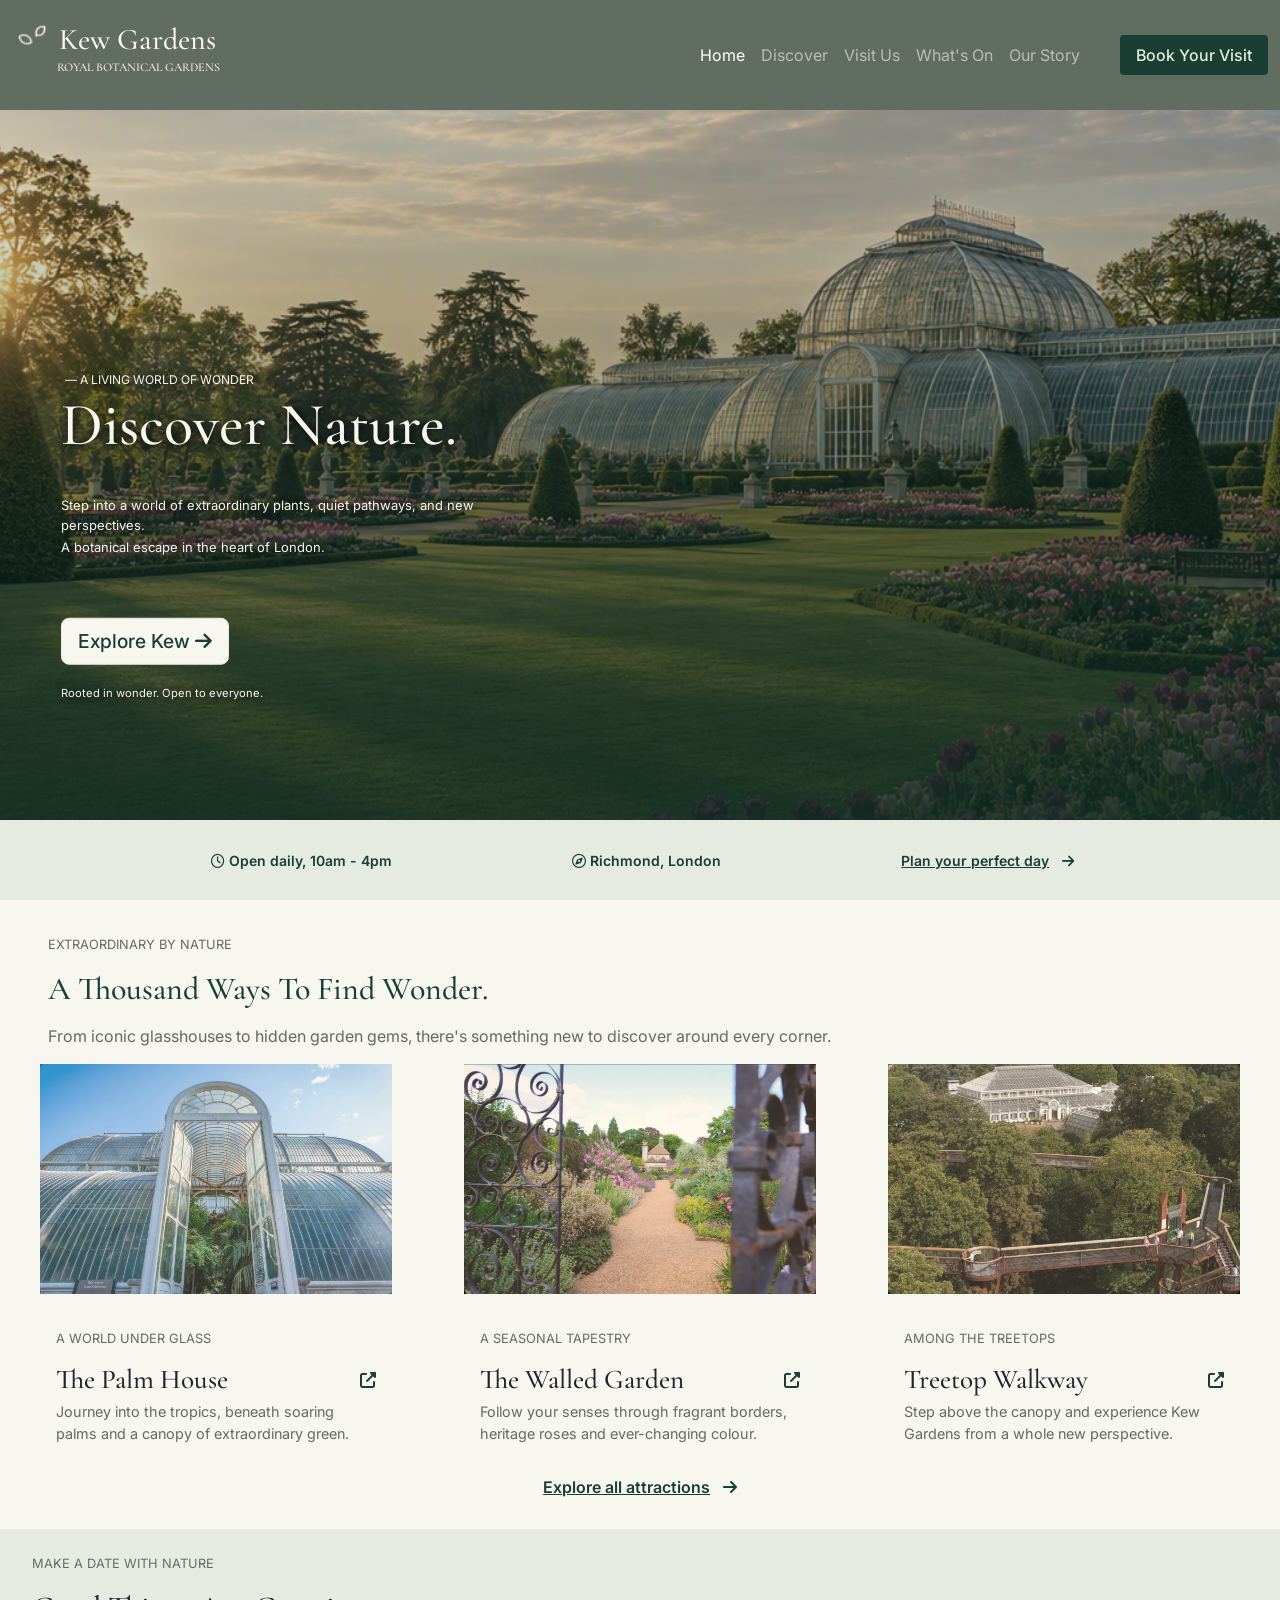
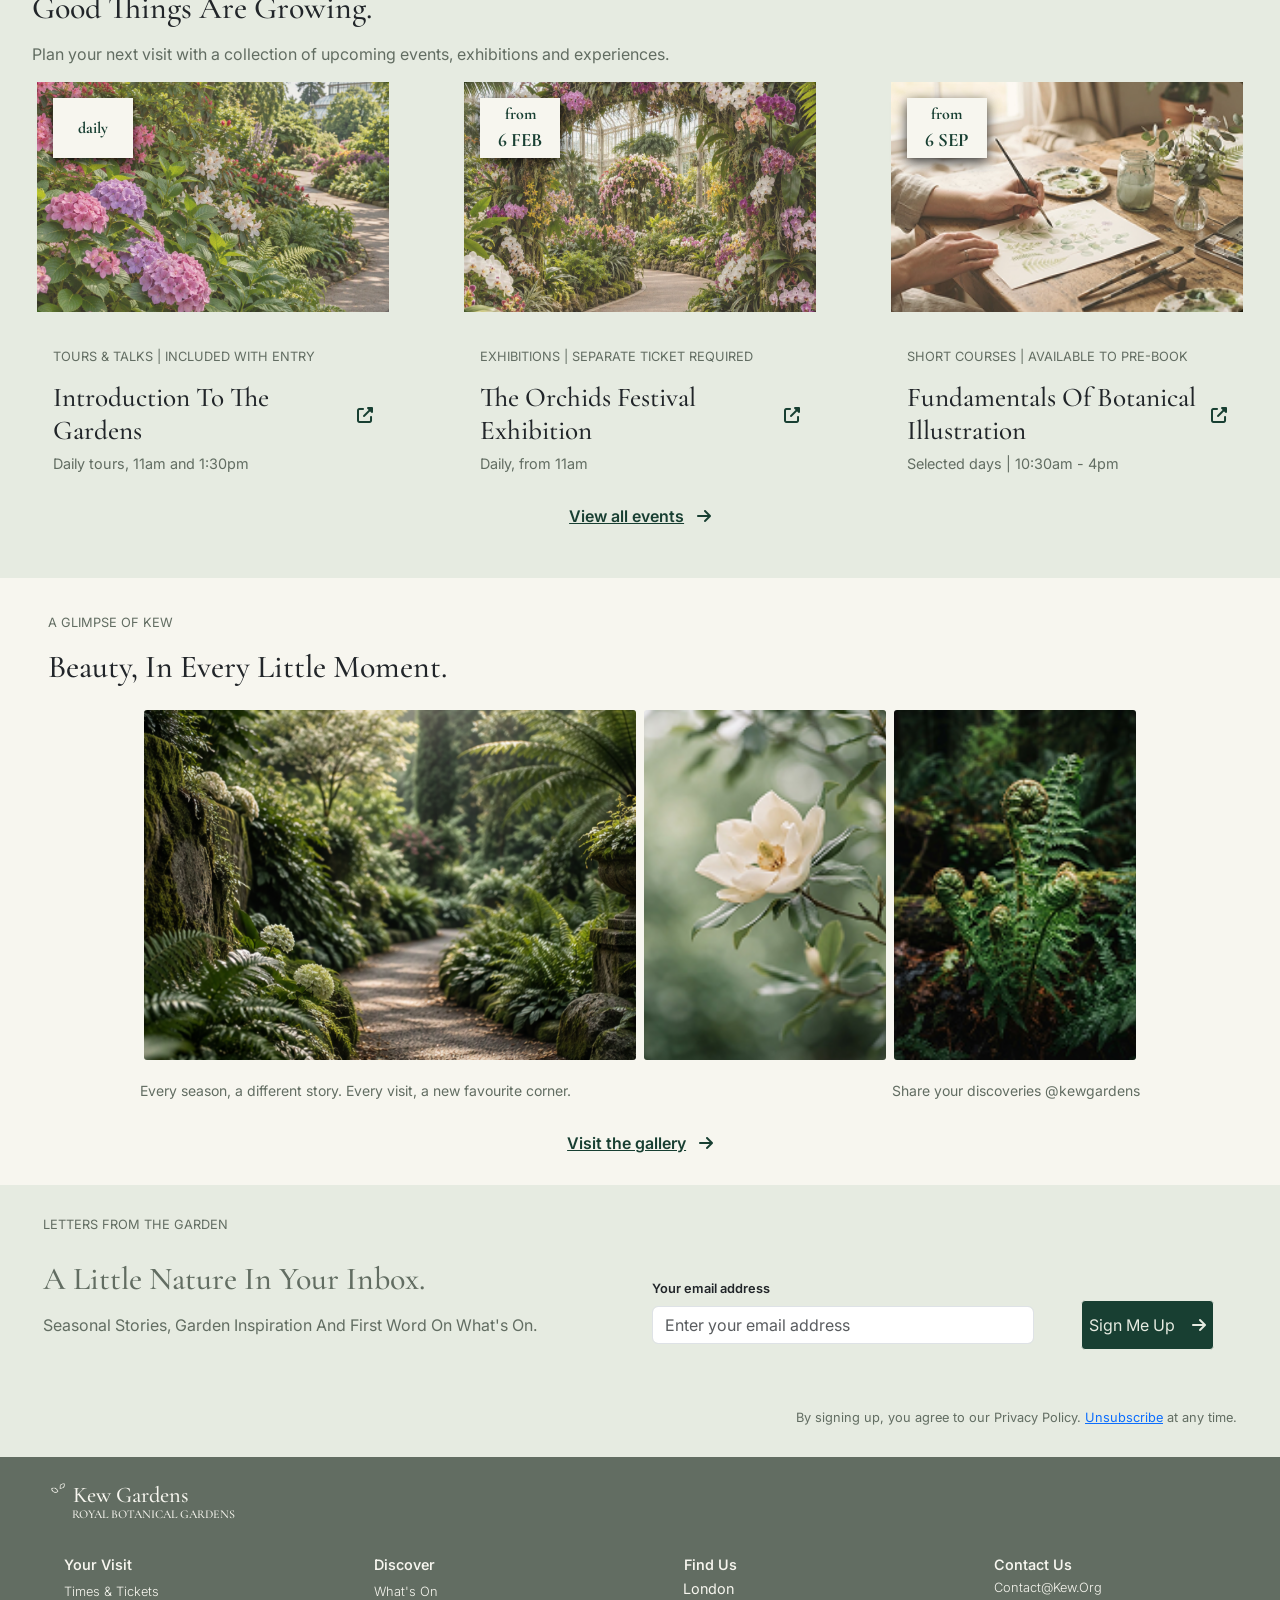
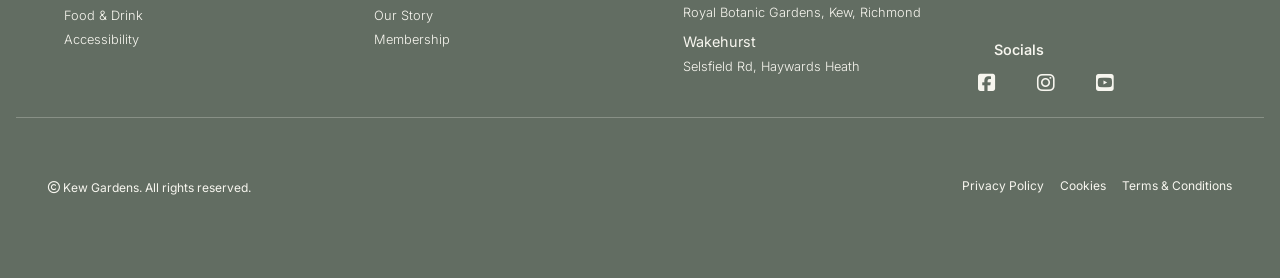
<file: index.html>
<!DOCTYPE html>
<html lang="US-en">

<head>
    <meta charset="UTF-8">
    <meta name="viewport" content="width=device-width, initial-scale=1.0">
    <meta name="description" content="Explore Kew Gardens and discover its botanical collections,
    iconic glasshouses, seasonal attractions, and conservation efforts.">
    <meta name="keywords" content="Kew Gardens, botanical gardens, plants, London, conservation,
    glasshouses, nature">
    <title>Kew Gardens | Explore London's Botanical Garden</title>

    <!-- favicon -->
    <link rel="apple-touch-icon" sizes="180x180" href="assets/images/apple-touch-icon.png">
    <link rel="icon" type="image/png" sizes="32x32" href="assets/images/Botanical favicon · 32px · SVG master-64.png">
    <link rel="icon" type="image/png" sizes="16x16"
        href="assets/images/Botanical favicon · 16px · pixel-optimised-16.png">

    <!-- bootstrap css -->
    <link href="https://cdn.jsdelivr.net/npm/bootstrap@5.3.8/dist/css/bootstrap.min.css" rel="stylesheet"
        integrity="sha384-sRIl4kxILFvY47J16cr9ZwB07vP4J8+LH7qKQnuqkuIAvNWLzeN8tE5YBujZqJLB" crossorigin="anonymous">

    <!-- custom css -->
    <link rel="stylesheet" href="assets/css/styles.css">
</head>

<body>
    <div class="site-wrapper">
        <header>
            <!-- bootstrap navbar -->
            <nav class="navbar navbar-expand-lg navbar-dark">
                <div class="container navbar-container">
                    <a class="navbar-brand" href="index.html"><img src="assets/images/Sprout.png" alt="Logo" width="40"
                            height="40" class="d-inline-block align-text-top">
                        Kew Gardens <p class="navbar-name">Royal Botanical Gardens</p></a>
                    <button class="navbar-toggler" type="button" data-bs-toggle="collapse"
                        data-bs-target="#navbarSupportedContent" aria-controls="navbarSupportedContent"
                        aria-expanded="false" aria-label="Toggle navigation">
                        <span class="navbar-toggler-icon"></span>
                    </button>
                    <div class="collapse navbar-collapse" id="navbarSupportedContent">
                        <ul class="navbar-nav ms-auto mb-2 mb-lg-0">
                            <li class="nav-item">
                                <a class="nav-link active" aria-current="page" href="index.html">Home</a>
                            </li>
                            <li class="nav-item">
                                <a class="nav-link" href="discover.html">Discover</a>
                            </li>
                            <li class="nav-item">
                                <a class="nav-link" href="visit-us.html">Visit Us</a>
                            </li>
                            <li class="nav-item">
                                <a class="nav-link" href="#">What's On</a>
                            </li>
                            <li class="nav-item">
                                <a class="nav-link" href="#">Our Story</a>
                            </li>
                            <!--  book your visit cta here -->
                            <li>
                                <a href="booking.html" class="book-btn">Book your visit</a>
                            </li>
                        </ul>
                    </div>
                </div>
            </nav>
        </header>

        <main>
            <!-- hero section -->
            <section class="hero-container">

                <img class="hero" src="assets/images/hero-image.png"
                    alt="The Palm House at Kew Gardens surrounded by formal gardens and colourful flowerbeds.">

                <div class="hero-overlay"></div>

                <div class="hero-content">
                    <p class="hero-tagline">— A living world of wonder</p>
                    <h1>Discover nature.</h1>
                    <p class="hero-desc para-one">Step into a world of extraordinary plants, quiet pathways, and new
                        perspectives.
                    </p>
                    <p class="hero-desc para-two">A botanical escape in the heart of London.</p>
                    <a href="#attractions" id="hero-btn" class="btn btn-lg">Explore Kew <i
                            class="fa-solid fa-arrow-right button-arrow"></i></a>
                    <p class="text">Rooted in wonder. Open to everyone.</p>
                </div>
            </section>

            <!-- basic info section -->
            <section class="info-block">
                <div class="info-container">
                    <div class="info-row">
                        <p><i class="fa-regular fa-clock"></i> Open daily, 10am - 4pm <br></p>
                    </div>
                    <div class="info-row">
                        <p><i class="fa-regular fa-compass"></i> Richmond, London <br></p>
                    </div>
                    <div class="info-row">
                        <a class="link-btn" href="#">Plan your perfect day<i
                                class="fa-solid fa-arrow-right info-arrow"></i></a>
                    </div>
                </div>
                <div class="info-btn-container">
                    <div class="info-btn">
                        <a href="booking.html" id="info-btn" class="btn btn-primary d-lg-none">Book your visit <i
                                class="fa-solid fa-arrow-right button-arrow"></i></a>
                    </div>
                </div>
            </section>

            <!-- featured attractions section -->
            <section>
                <div id="attractions">
                    <div class="attractions-intro">
                        <p class="card-top">Extraordinary by nature</p>
                        <h1 class="card-heading">A thousand ways to find wonder.</h1>
                        <p class="card-desc">
                            From iconic glasshouses to hidden garden gems, there's something new
                            to discover around every corner.
                        </p>
                    </div>

                    <div class="row g-4 justify-content-center">

                        <div class="col-12 col-md-6 col-lg-4 col-xxl-3 d-flex justify-content-center">

                            <div class="home-card">
                                <div class="card attraction-card">
                                    <div class="card-img-wrapper">
                                        <img src="assets/images/palm-house.png" class="card-img-top"
                                            alt="Image of palm house.">
                                        <div class="card-img-overlay"></div>
                                    </div>

                                    <div class="card-body">
                                        <p class="card-top">A world under glass</p>

                                        <div class="card-title-row">
                                            <h5 class="card-title">The Palm House</h5>
                                            <a href="#">
                                                <i class="fa-solid fa-up-right-from-square card-link-btn"></i>
                                            </a>
                                        </div>

                                        <p class="card-text">
                                            Journey into the tropics, beneath soaring palms and a canopy
                                            of extraordinary green.
                                        </p>
                                    </div>
                                </div>
                            </div>

                        </div>

                        <br>

                        <div class="col-12 col-md-6 col-lg-4 col-xxl-4 d-flex justify-content-center">

                            <div class="home-card">
                                <div class="card attraction-card">
                                    <div class="card-img-wrapper">
                                        <img src="assets/images/walled-garden.png" class="card-img-top"
                                            alt="Image of walled garden.">
                                        <div class="card-img-overlay"></div>
                                    </div>

                                    <div class="card-body">
                                        <p class="card-top">A seasonal tapestry</p>

                                        <div class="card-title-row">
                                            <h5 class="card-title">The Walled Garden</h5>
                                            <a href="#">
                                                <i class="fa-solid fa-up-right-from-square card-link-btn"></i>
                                            </a>
                                        </div>

                                        <p class="card-text">
                                            Follow your senses through fragrant borders, heritage roses and
                                            ever-changing colour.
                                        </p>
                                    </div>
                                </div>
                            </div>

                        </div>

                        <br>

                        <div class="col-12 col-md-6 col-lg-4 col-xxl-3 d-flex justify-content-center">

                            <div class="home-card">
                                <div class="card attraction-card">
                                    <div class="card-img-wrapper">
                                        <img src="assets/images/treetop-walkway.png" class="card-img-top"
                                            alt="Image of Treetop Walkway.">
                                        <div class="card-img-overlay"></div>
                                    </div>

                                    <div class="card-body">
                                        <p class="card-top">Among the treetops</p>

                                        <div class="card-title-row">
                                            <h5 class="card-title">Treetop Walkway</h5>
                                            <a href="#">
                                                <i class="fa-solid fa-up-right-from-square card-link-btn"></i>
                                            </a>
                                        </div>

                                        <p class="card-text">
                                            Step above the canopy and experience Kew Gardens from a whole
                                            new perspective.
                                        </p>
                                    </div>
                                </div>
                            </div>

                        </div>

                    </div>

                    <div class="explore-container">
                        <a class="link-btn" href="discover.html#attractions">Explore all attractions<i
                                class="fa-solid fa-arrow-right info-arrow"></i></a>

                    </div>
                </div>
            </section>

            <!-- featured events section -->
            <section>
                <div class="events">
                    <div class="event-container">
                        <p class="card-top">Make a date with nature</p>
                        <h1 class="card-heading">Good things are growing.</h1>
                        <p class="card-desc">Plan your next visit with a collection of upcoming events, exhibitions and
                            experiences.</p>
                    </div>

                    <div class="container-fluid">
                        <div class=" row g-4 justify-content-center">

                            <div class="col-12 col-md-6 col-lg-4 col-xxl-3 d-flex justify-content-center">

                                <div class="home-card">
                                    <div class="card event-card">
                                        <div class="card-img-wrapper">
                                            <img src="assets/images/intro-to-gardens.png" class="card-img-top"
                                                alt="Flowers inside of Kew's iconic Palm house">
                                            <div class="event-date">
                                                <span class="event-label">daily</span>
                                                <span class="event-day"></span>
                                            </div>
                                            <div class="card-img-overlay"></div>
                                        </div>

                                        <div class="card-body">
                                            <p class="card-top">Tours & talks | included with entry</p>

                                            <div class="card-title-row">
                                                <h5 class="card-title">Introduction to the gardens</h5>
                                                <a href="#">
                                                    <i class="fa-solid fa-up-right-from-square card-link-btn"></i>
                                                </a>
                                            </div>

                                            <p class="card-text">
                                                Daily tours, 11am and 1:30pm
                                            </p>
                                        </div>
                                    </div>
                                </div>

                            </div>

                            <br>

                            <div class="col-12 col-md-6 col-lg-4 col-xxl-4 d-flex justify-content-center">

                                <div class="home-card">
                                    <div class="card event-card">
                                        <div class="card-img-wrapper">
                                            <img src="assets/images/orchids.png" class="card-img-top"
                                                alt="Orchid festival at Kew gardens.">
                                            <div class="event-date">
                                                <span class="event-label">from</span>
                                                <span class="event-day">6 feb</span>
                                            </div>
                                            <div class="card-img-overlay"></div>
                                        </div>

                                        <div class="card-body">
                                            <p class="card-top orchids-card">Exhibitions | Separate ticket required</p>

                                            <div class="card-title-row">
                                                <h5 class="card-title">the Orchids festival exhibition</h5>
                                                <a href="#">
                                                    <i class="fa-solid fa-up-right-from-square card-link-btn"></i>
                                                </a>
                                            </div>

                                            <p class="card-text">
                                                Daily, from 11am
                                            </p>
                                        </div>
                                    </div>
                                </div>

                            </div>

                            <br>

                            <div class="col-12 col-md-6 col-lg-4 col-xxl-3 d-flex justify-content-center">

                                <div class="home-card">
                                    <div class="card event-card">
                                        <div class="card-img-wrapper">
                                            <img src="assets/images/botanical-illustration.png" class="card-img-top"
                                                alt="Someone water colouring botanical illustrations">
                                            <div class="event-date">
                                                <span class="event-label">from</span>
                                                <span class="event-day">6 sep</span>
                                            </div>
                                            <div class="card-img-overlay"></div>
                                        </div>

                                        <div class="card-body">
                                            <p class="card-top">Short Courses | available to pre-book</p>

                                            <div class="card-title-row">
                                                <h5 class="card-title">Fundamentals of botanical illustration</h5>
                                                <a href="#">
                                                    <i class="fa-solid fa-up-right-from-square card-link-btn"></i>
                                                </a>
                                            </div>

                                            <p class="card-text">
                                                Selected days | 10:30am - 4pm
                                            </p>
                                        </div>
                                    </div>
                                </div>

                            </div>

                        </div>
                    </div>

                    <div class="explore-container">
                        <a class="link-btn" href="#">View all events<i
                                class="fa-solid fa-arrow-right info-arrow"></i></a>
                    </div>
            </section>


            <!-- gallery section -->
            <section>
                <div class="home-gallery">
                    <div class="home-gallery-text-container">
                        <p class="home-gallery-top">A glimpse of Kew</p>
                        <h1 class="home-gallery-heading">Beauty, in every little moment.</h1>
                    </div>

                    <div class="row g-2 home-gallery-img-container">

                        <div class="col-12 col-md-6">
                            <img src="assets/images/hg-treetop.png" alt="Forest path surrounded by greenery."
                                class="home-gallery-main-image">
                        </div>

                        <div class="col-6 col-md-3">
                            <img src="assets/images/hg-botanical-detail.png" alt="Close-up image of pale flower.">
                        </div>

                        <div class="col-6 col-md-3">
                            <img src="assets/images/hg-fern-study.png" alt="Close-up image of fern leaves.">
                        </div>

                    </div>

                    <div class="home-gallery-caption">
                        <p>Every season, a different story. Every visit, a new favourite corner.</p>
                        <p>Share your discoveries @kewgardens</p>
                    </div>

                    <div class="explore-container">
                        <a class="link-btn" href="discover.html#gallery">Visit the gallery<i
                                class="fa-solid fa-arrow-right info-arrow"></i></a>
                    </div>
                </div>
            </section>



            <!-- newsletter section -->
            <section>
                <div class="newsletter">
                    <div class="newsletter-container row">
                        <div class="newsletter-cols col-lg-6 newsletter-text">
                            <p class="newsletter-top">Letters from the garden</p>
                            <h1 class="newsletter-heading">A little nature in your inbox.</h1>
                            <p class="newsletter-text">Seasonal stories, garden inspiration and first word on what's on.
                            </p>
                        </div>

                        <div class="newsletter-cols email-col col-lg-4 newsletter-form">
                            <div class="mb-3">
                                <label for="email-address" id="newsletter-label" class="form-label">Your email
                                    address</label>
                                <input type="email" class="form-control" id="email-address"
                                    placeholder="Enter your email address">
                            </div>
                        </div>
                        <div class="newsletter-cols email-btn-col col-lg-2">
                            <div class="newsletter-btn-container">
                                <button type="submit" id="newsletter-btn" class="btn btn-sm">Sign me up <i
                                        class="fa-solid fa-arrow-right info-arrow"></i></button>
                            </div>
                        </div>
                        <p class="newsletter-disclaimer">By signing up, you agree to our Privacy Policy. <a href="#">Unsubscribe</a> at
                            any
                            time.</p>
                    </div>
                </div>
            </section>

        </main>

        <footer>
            <!-- accordion footer -->
            <div class="footer container py-4">
                <!-- 1. logo row -->
                <div class="logo-container mb-4">
                    <a id="footer-logo" class="navbar-brand" href="index.html">
                        <img src="assets/images/Sprout.png" alt="Logo" width="20" height="20"
                            class="d-inline-block align-text-top">
                        Kew Gardens
                        <span class="navbar-name footer-text d-block small">Royal Botanical Gardens</span>
                    </a>
                </div>

                <!-- 2. main grid layout (4 even cols on tablet and laptop) -->
                <div class="row g-4 footer-list">

                    <!-- col 1: your visit -->
                    <div class="footer-nav col-6 col-md-3">
                        <h5 class="h6">your visit</h5>
                        <ul class="list-unstyled">
                            <li><a href="#" class="text-decoration-none text-reset footer-links">times & tickets</a>
                            </li>
                            <li><a href="#" class="text-decoration-none text-reset footer-links">food & drink</a></li>
                            <li><a href="#" class="text-decoration-none text-reset footer-links">accessibility</a></li>
                        </ul>
                    </div>

                    <!-- col 2: discover -->
                    <div class="footer-discovery col-6 col-md-3">
                        <h5 class="h6">discover</h5>
                        <ul class="list-unstyled">
                            <li><a href="#" class="text-decoration-none text-reset footer-links">what's on</a></li>
                            <li><a href="#" class="text-decoration-none text-reset footer-links">our story</a></li>
                            <li><a href="discover.html#memberships" class="text-decoration-none text-reset footer-links">membership</a></li>
                        </ul>
                    </div>

                    <!-- col 3: find us -->
                    <div class="footer-location col-6 col-md-3">
                        <h5 class="h6">find us</h5>
                        <ul class="list-unstyled footer-padding">
                            <li class="mb-2">
                                <strong class="d-block footer-sub-heading">London</strong>
                                <span class="small footer-cities">Royal Botanic Gardens, Kew, Richmond</span>
                            </li>
                            <li>
                                <strong class="d-block footer-sub-heading">Wakehurst</strong>
                                <span class="small footer-cities">Selsfield Rd, Haywards Heath</span>
                            </li>
                        </ul>
                    </div>

                    <!-- col 4: contact and socials -->
                    <div class="footer-contact col-6 col-md-3">
                        <div class="mb-3">
                            <h5 class="h6">contact us</h5>
                            <ul class="list-unstyled footer-links">
                                <li><a href="mailto:contact@kew.org"
                                        class="text-decoration-none text-reset">contact@kew.org</a></li>
                            </ul>
                        </div>
                        <br>
                        <div>
                            <h5 class="h6 socials">socials</h5>
                            <div class="socials-container d-flex gap-3">
                                <a href="https://www.facebook.com/kewgardens" class="social-links text-reset"
                                    aria-label="Visit our FaceBook page" target="_blank" rel="noopener">
                                    <i class="fa-brands fa-square-facebook fa-lg"></i>
                                </a>
                                <a href="https://www.instagram.com/kewgardens/" class="social-links text-reset"
                                    aria-label="Visit our Instagram page" target="_blank" rel="noopener">
                                    <i class="fa-brands fa-instagram fa-lg"></i>
                                </a>
                                <a href="https://www.youtube.com/@kewgardens/videos" class="social-links text-reset"
                                    aria-label="Visit our YouTube channel" target="_blank" rel="noopener">
                                    <i class="fa-brands fa-square-youtube fa-lg"></i>
                                </a>
                            </div>
                        </div>
                    </div>

                </div>

                <!-- 3. bottom row: copyright and policies -->
                <hr class="my-4">
                <div
                    class="footer-info d-flex flex-column flex-md-row justify-content-between align-items-center small">
                    <div class="copyright-container mb-2 mb-md-0">
                        <p class="mb-0"><i class="fa-regular fa-copyright"></i> Kew Gardens. All rights reserved.</p>
                    </div>
                    <div class="footer-policies-container d-flex gap-3">
                        <a href="#" class="text-decoration-none text-reset">privacy policy</a>
                        <a href="#" class="text-decoration-none text-reset">Cookies</a>
                        <a href="#" class="text-decoration-none text-reset">terms & conditions</a>
                    </div>
                </div>
            </div>
        </footer>

        <!-- fontawesome -->
        <link rel="stylesheet" href="https://cdnjs.cloudflare.com/ajax/libs/font-awesome/6.7.2/css/all.min.css">

        <!-- bootstrap js -->
        <script src="https://cdn.jsdelivr.net/npm/bootstrap@5.3.8/dist/js/bootstrap.bundle.min.js"
            integrity="sha384-FKyoEForCGlyvwx9Hj09JcYn3nv7wiPVlz7YYwJrWVcXK/BmnVDxM+D2scQbITxI"
            crossorigin="anonymous"></script>

    </div>
</body>

</html>
</file>
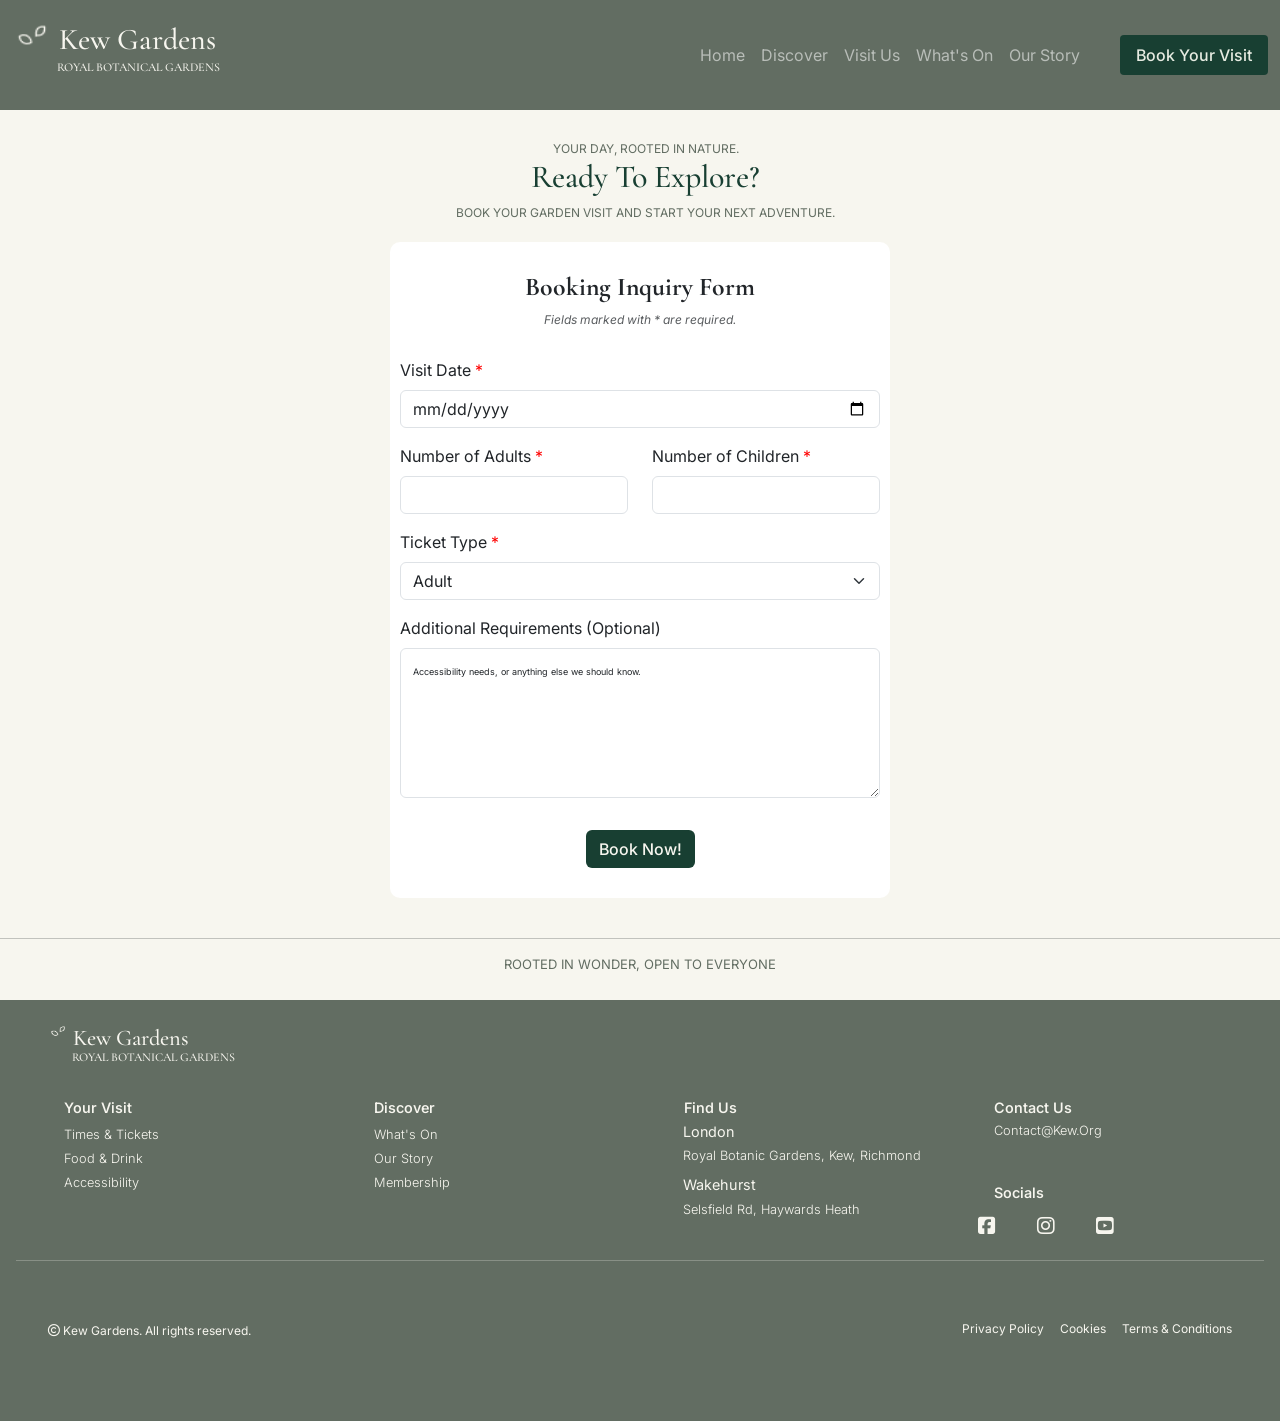
<file: booking.html>
<!DOCTYPE html>
<html lang="US-en">

<head>
    <meta charset="UTF-8">
    <meta name="viewport" content="width=device-width, initial-scale=1.0">
    <meta name="description" content="Discover the beauty of Kew Gardens through iconic attractions, membership benefits, and stunning botanical landscapes. 
    Explore historic glasshouses, family-friendly experiences, and unique gardens.">
    <meta name="keywords" content="Kew Gardens, discover Kew Gardens, botanical garden, attractions, Palm House, Temperate House, Treetop Walkway, membership, 
    garden visits, nature, conservation, family days out, London gardens">
    <title>Discover | Kew Gardens</title>

    <!-- favicon -->
    <link rel="apple-touch-icon" sizes="180x180" href="assets/images/apple-touch-icon.png">
    <link rel="icon" type="image/png" sizes="32x32" href="assets/images/Botanical favicon · 32px · SVG master-64.png">
    <link rel="icon" type="image/png" sizes="16x16"
        href="assets/images/Botanical favicon · 16px · pixel-optimised-16.png">

    <!-- bootstrap css -->
    <link href="https://cdn.jsdelivr.net/npm/bootstrap@5.3.8/dist/css/bootstrap.min.css" rel="stylesheet"
        integrity="sha384-sRIl4kxILFvY47J16cr9ZwB07vP4J8+LH7qKQnuqkuIAvNWLzeN8tE5YBujZqJLB" crossorigin="anonymous">

    <!-- custom css -->
    <link rel="stylesheet" href="assets/css/styles.css">
</head>

<body>
    <div class="site-wrapper">
        <header>
            <!-- bootstrap navbar -->
            <nav class="navbar navbar-expand-lg navbar-dark">
                <div class="container navbar-container">
                    <a class="navbar-brand" href="index.html"><img src="assets/images/Sprout.png" alt="Logo" width="40"
                            height="40" class="d-inline-block align-text-top">
                        Kew Gardens <p class="navbar-name">Royal Botanical Gardens</p></a>
                    <button class="navbar-toggler" type="button" data-bs-toggle="collapse"
                        data-bs-target="#navbarSupportedContent" aria-controls="navbarSupportedContent"
                        aria-expanded="false" aria-label="Toggle navigation">
                        <span class="navbar-toggler-icon"></span>
                    </button>
                    <div class="collapse navbar-collapse" id="navbarSupportedContent">
                        <ul class="navbar-nav ms-auto mb-2 mb-lg-0">
                            <li class="nav-item">
                                <a class="nav-link" href="index.html">Home</a>
                            </li>
                            <li class="nav-item">
                                <a class="nav-link" href="discover.html">Discover</a>
                            </li>
                            <li class="nav-item">
                                <a class="nav-link" href="visit-us.html">Visit Us</a>
                            </li>
                            <li class="nav-item">
                                <a class="nav-link" href="#">What's On</a>
                            </li>
                            <li class="nav-item">
                                <a class="nav-link" href="#">Our Story</a>
                            </li>
                            <!--  book your visit cta here -->
                            <li>
                                <a href="booking.html" aria-current="page" class="book-btn">Book your visit</a>
                            </li>
                        </ul>
                    </div>
                </div>
            </nav>
        </header>

        <main>
            <section id="booking">
                <div class="booking-info-container">
                    <p class="booking-info">your day, rooted in nature.</p>
                    <h1 class="booking-heading">ready to explore?</h1>
                    <p class="booking-info">book your garden visit and start your next adventure.</p>
                </div>

                <div class="form-container">
                    <div class="form-info">
                        <h3 class="form-heading">Booking inquiry form</h3>
                        <p class="form-text"><em>Fields marked with * are required.</em></p>
                    </div>
                    <div class="mb-3">
                        <label for="visit-date" class="form-label">Visit Date <span class="asterisk">*</span></label>
                        <input type="date" class="form-control" id="visit-date" name="visit-date" required>
                    </div>
                    <div class="row">
                        <div class="mb-3 col-lg-6">
                            <label for="number-of-adults" class="form-label">Number of Adults <span
                                    class="asterisk">*</span></label>
                            <input type="number" class="form-control" id="number-of-adults" name="number-of-adults"
                                min="1" max="99" required>
                        </div>
                        <div class="mb-3 col-lg-6">
                            <label for="number-of-children" class="form-label">Number of Children <span
                                    class="asterisk">*</span></label>
                            <input type="number" class="form-control" id="number-of-adults" name="number-of-adults"
                                min="0" max="99" required>
                        </div>
                    </div>
                    <div class="mb-3">
                        <label for="ticket-type" class="form-label">Ticket Type <span class="asterisk">*</span></label>
                        <select class="form-select" aria-label="Default select example">
                            <option value="adult">Adult</option>
                            <option value="student">Student</option>
                            <option value="family">Family</option>
                            <option value="member">Member</option>
                        </select>
                    </div>
                    <label for="ticket-type" class="form-label">Additional Requirements (Optional)</label>
                    <div class="form-floating">
                        <textarea class="form-control" placeholder="Leave a comment here"
                            id="floatingTextarea"></textarea>
                        <label for="floatingTextarea" class="placeholder-text">Accessibility needs, or anything else we
                            should know.</label>
                    </div>
                    <div class="book-btn-container">
                        <a class="btn" id="booking-btn" href="" role="button">Book Now!</a>
                    </div>
                </div>
                <br>
                <hr>
                <p class="booking-end-text">rooted in wonder, open to everyone</p>
            </section>
        </main>

        <footer>
            <!-- accordion footer -->
            <div class="footer container py-4">
                <!-- 1. logo row -->
                <div class="logo-container mb-4">
                    <a id="footer-logo" class="navbar-brand" href="index.html">
                        <img src="assets/images/Sprout.png" alt="Logo" width="20" height="20"
                            class="d-inline-block align-text-top">
                        Kew Gardens
                        <span class="navbar-name footer-text d-block small">Royal Botanical Gardens</span>
                    </a>
                </div>

                <!-- 2. main grid layout (4 even cols on tablet and laptop) -->
                <div class="row g-4 footer-list">

                    <!-- col 1: your visit -->
                    <div class="footer-nav col-6 col-md-3">
                        <h5 class="h6">your visit</h5>
                        <ul class="list-unstyled">
                            <li><a href="#" class="text-decoration-none text-reset footer-links">times & tickets</a>
                            </li>
                            <li><a href="#" class="text-decoration-none text-reset footer-links">food & drink</a></li>
                            <li><a href="#" class="text-decoration-none text-reset footer-links">accessibility</a></li>
                        </ul>
                    </div>

                    <!-- col 2: discover -->
                    <div class="footer-discovery col-6 col-md-3">
                        <h5 class="h6">discover</h5>
                        <ul class="list-unstyled">
                            <li><a href="#" class="text-decoration-none text-reset footer-links">what's on</a></li>
                            <li><a href="#" class="text-decoration-none text-reset footer-links">our story</a></li>
                            <li><a href="discover.html#memberships"
                                    class="text-decoration-none text-reset footer-links">membership</a></li>
                        </ul>
                    </div>

                    <!-- col 3: find us -->
                    <div class="footer-location col-6 col-md-3">
                        <h5 class="h6">find us</h5>
                        <ul class="list-unstyled footer-padding">
                            <li class="mb-2">
                                <strong class="d-block footer-sub-heading">London</strong>
                                <span class="small footer-cities">Royal Botanic Gardens, Kew, Richmond</span>
                            </li>
                            <li>
                                <strong class="d-block footer-sub-heading">Wakehurst</strong>
                                <span class="small footer-cities">Selsfield Rd, Haywards Heath</span>
                            </li>
                        </ul>
                    </div>

                    <!-- col 4: contact and socials -->
                    <div class="footer-contact col-6 col-md-3">
                        <div class="mb-3">
                            <h5 class="h6">contact us</h5>
                            <ul class="list-unstyled footer-links">
                                <li><a href="mailto:contact@kew.org"
                                        class="text-decoration-none text-reset">contact@kew.org</a></li>
                            </ul>
                        </div>
                        <br>
                        <div>
                            <h5 class="h6 socials">socials</h5>
                            <div class="socials-container d-flex gap-3">
                                <a href="https://www.facebook.com/kewgardens" class="social-links text-reset"
                                    aria-label="Visit our FaceBook page" target="_blank" rel="noopener">
                                    <i class="fa-brands fa-square-facebook fa-lg"></i>
                                </a>
                                <a href="https://www.instagram.com/kewgardens/" class="social-links text-reset"
                                    aria-label="Visit our Instagram page" target="_blank" rel="noopener">
                                    <i class="fa-brands fa-instagram fa-lg"></i>
                                </a>
                                <a href="https://www.youtube.com/@kewgardens/videos" class="social-links text-reset"
                                    aria-label="Visit our YouTube channel" target="_blank" rel="noopener">
                                    <i class="fa-brands fa-square-youtube fa-lg"></i>
                                </a>
                            </div>
                        </div>
                    </div>

                </div>

                <!-- 3. bottom row: copyright and policies -->
                <hr class="my-4">
                <div
                    class="footer-info d-flex flex-column flex-md-row justify-content-between align-items-center small">
                    <div class="copyright-container mb-2 mb-md-0">
                        <p class="mb-0"><i class="fa-regular fa-copyright"></i> Kew Gardens. All rights reserved.</p>
                    </div>
                    <div class="footer-policies-container d-flex gap-3">
                        <a href="#" class="text-decoration-none text-reset">privacy policy</a>
                        <a href="#" class="text-decoration-none text-reset">Cookies</a>
                        <a href="#" class="text-decoration-none text-reset">terms & conditions</a>
                    </div>
                </div>
            </div>
        </footer>

        <!-- fontawesome -->
        <link rel="stylesheet" href="https://cdnjs.cloudflare.com/ajax/libs/font-awesome/6.7.2/css/all.min.css">

        <!-- bootstrap js -->
        <script src="https://cdn.jsdelivr.net/npm/bootstrap@5.3.8/dist/js/bootstrap.bundle.min.js"
            integrity="sha384-FKyoEForCGlyvwx9Hj09JcYn3nv7wiPVlz7YYwJrWVcXK/BmnVDxM+D2scQbITxI"
            crossorigin="anonymous"></script>

    </div>
</body>

</html>
</file>
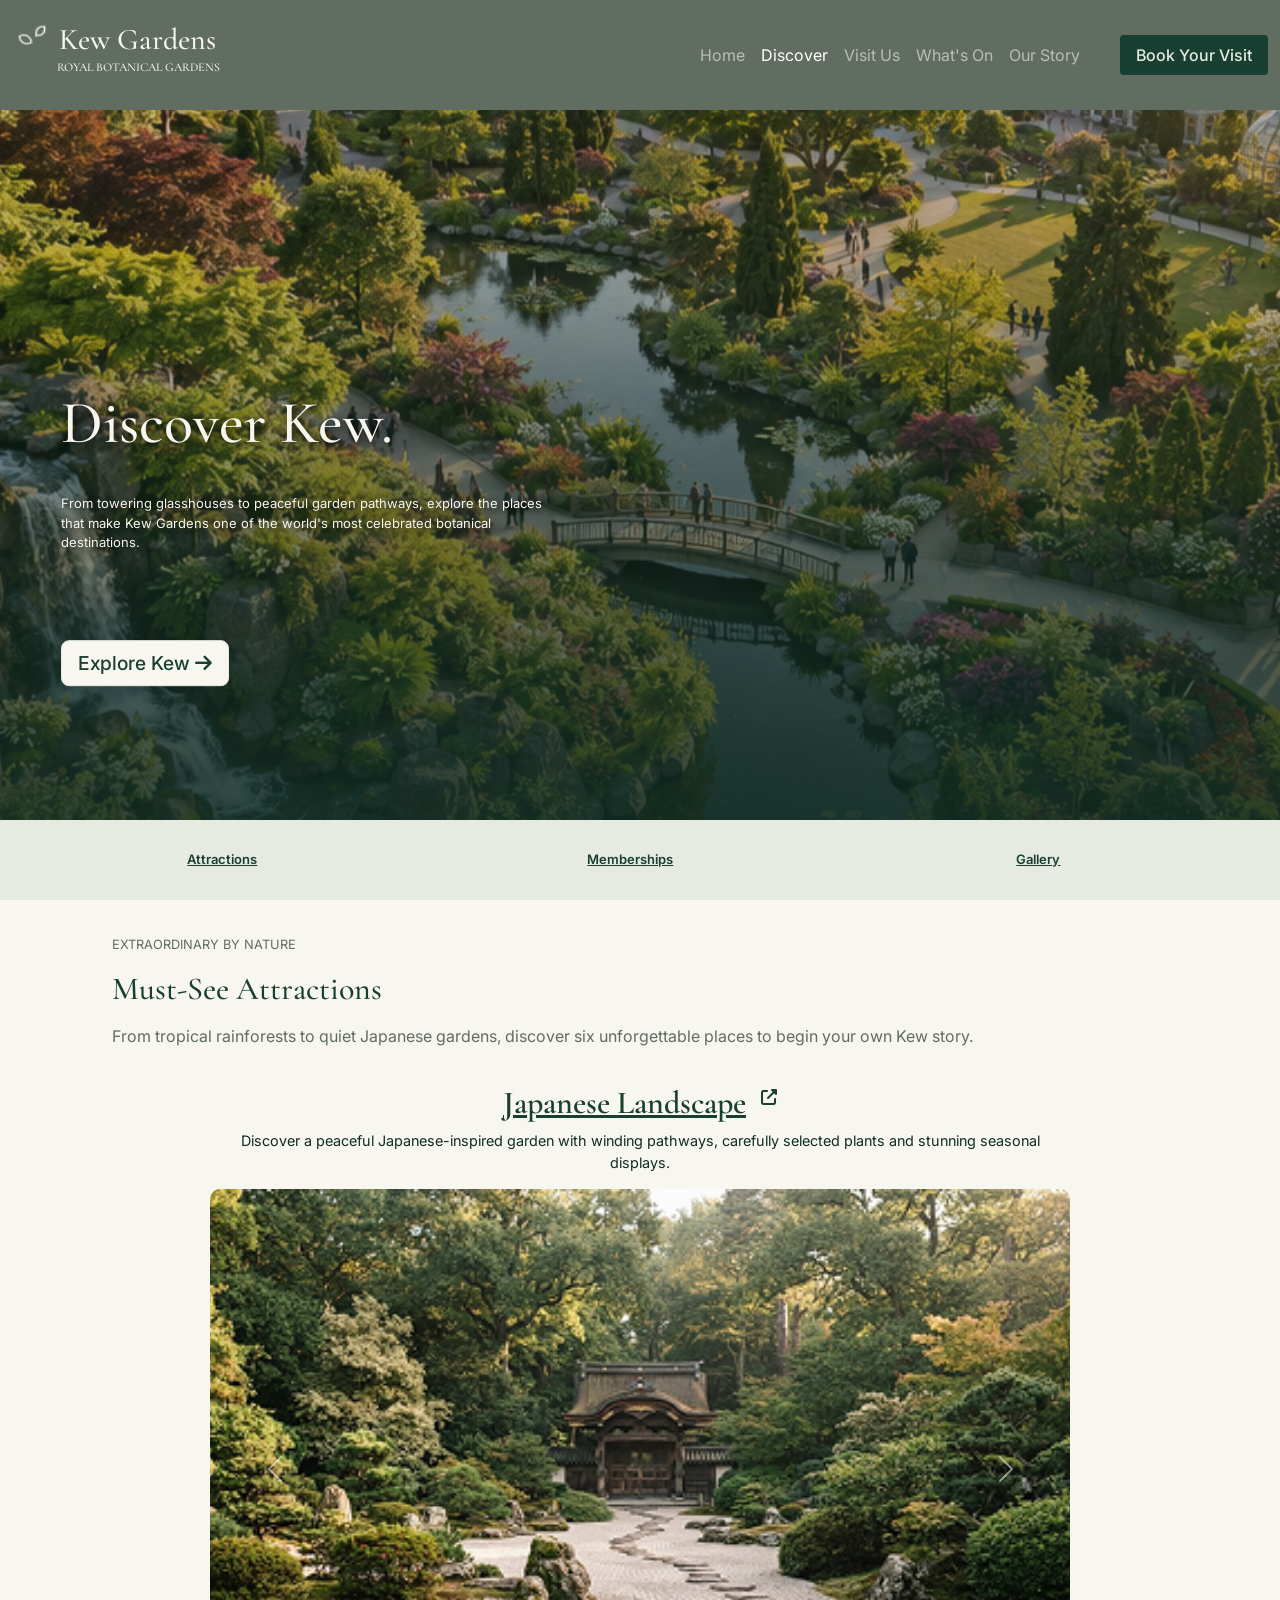
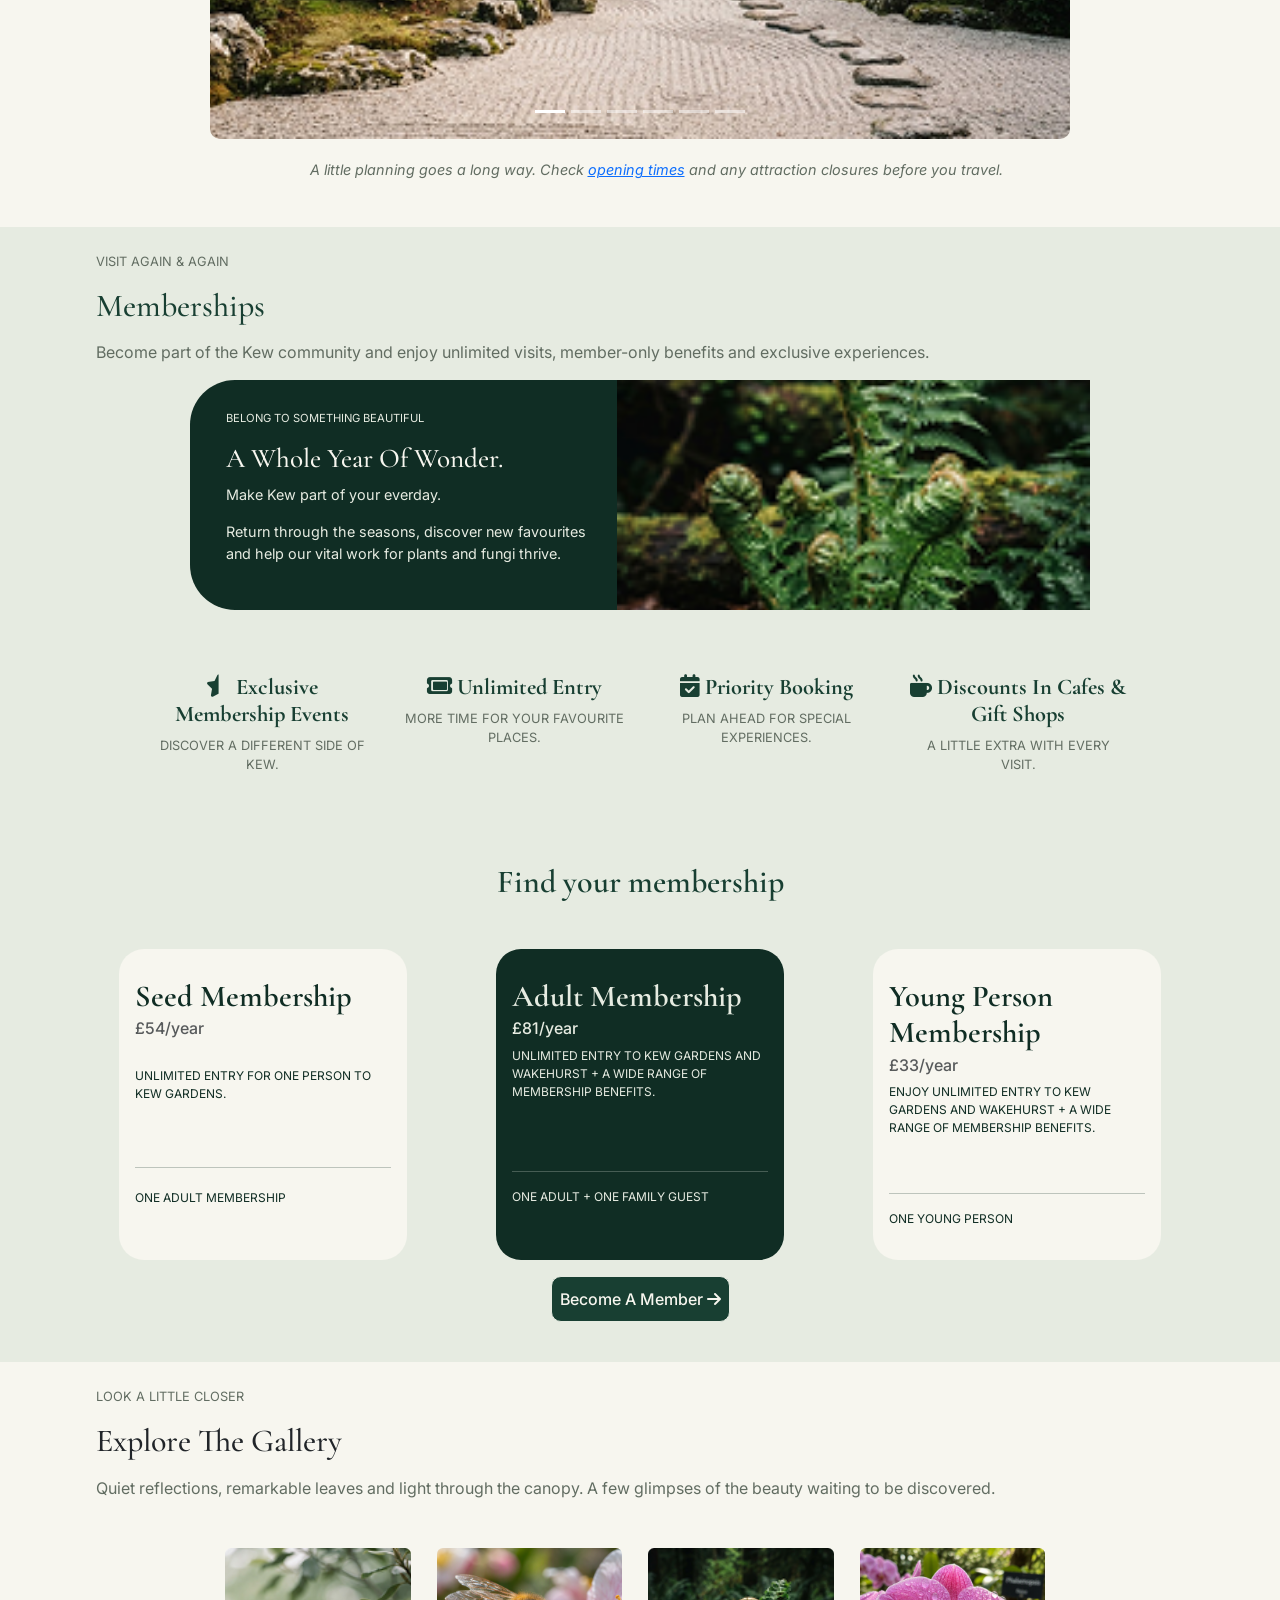
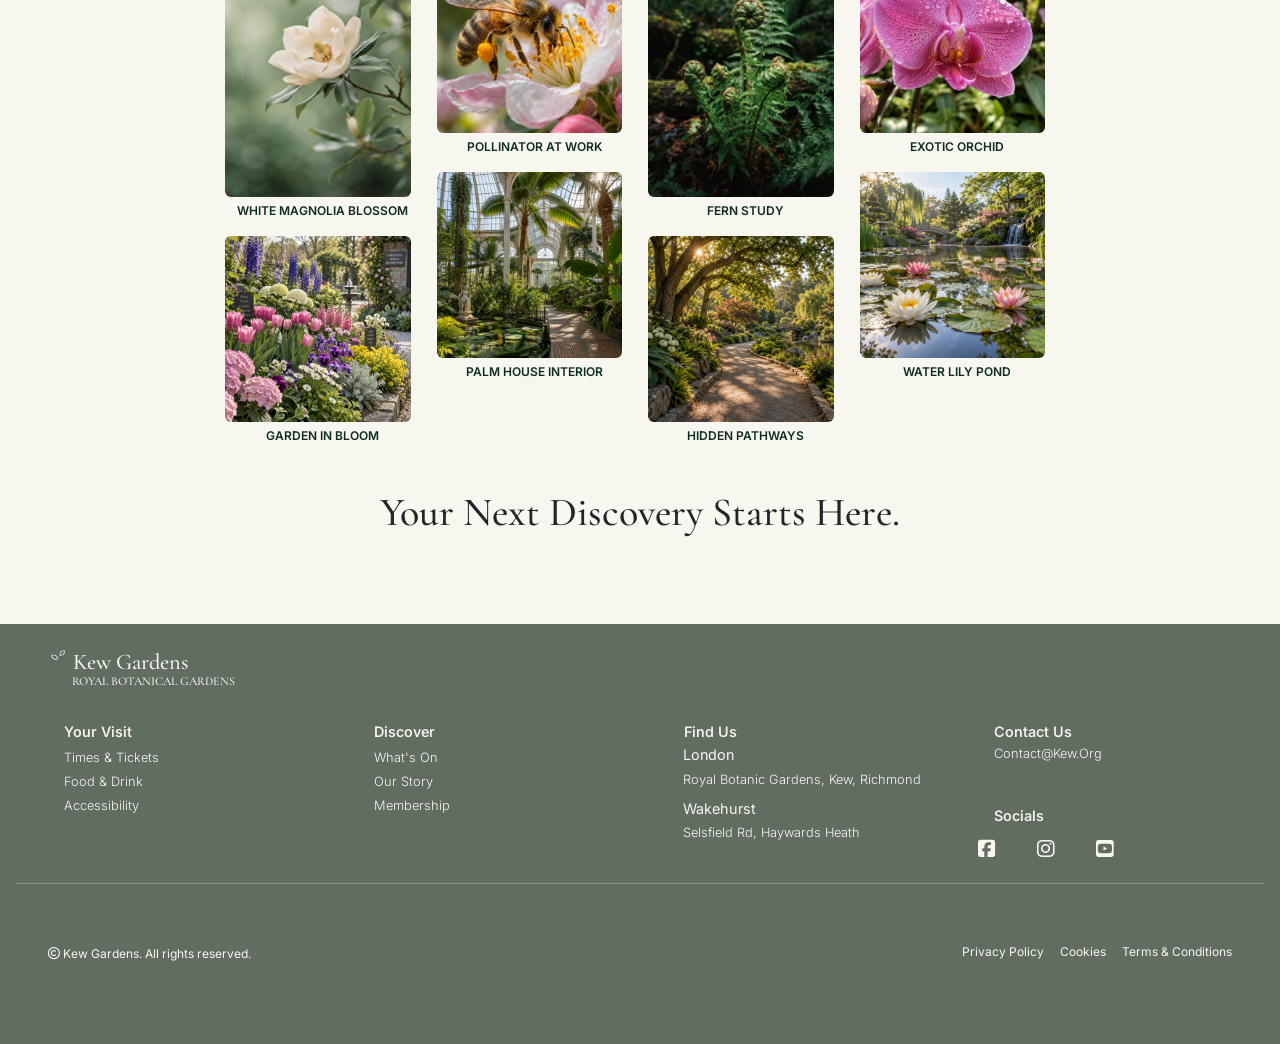
<file: discover.html>
<!DOCTYPE html>
<html lang="US-en">

<head>
    <meta charset="UTF-8">
    <meta name="viewport" content="width=device-width, initial-scale=1.0">
    <meta name="description" content="Discover the beauty of Kew Gardens through iconic attractions, membership benefits, and stunning botanical landscapes. 
    Explore historic glasshouses, family-friendly experiences, and unique gardens.">
    <meta name="keywords" content="Kew Gardens, discover Kew Gardens, botanical garden, attractions, Palm House, Temperate House, Treetop Walkway, membership, 
    garden visits, nature, conservation, family days out, London gardens">
    <title>Discover | Kew Gardens</title>

    <!-- favicon -->
    <link rel="apple-touch-icon" sizes="180x180" href="assets/images/apple-touch-icon.png">
    <link rel="icon" type="image/png" sizes="32x32" href="assets/images/Botanical favicon · 32px · SVG master-64.png">
    <link rel="icon" type="image/png" sizes="16x16"
        href="assets/images/Botanical favicon · 16px · pixel-optimised-16.png">

    <!-- bootstrap css -->
    <link href="https://cdn.jsdelivr.net/npm/bootstrap@5.3.8/dist/css/bootstrap.min.css" rel="stylesheet"
        integrity="sha384-sRIl4kxILFvY47J16cr9ZwB07vP4J8+LH7qKQnuqkuIAvNWLzeN8tE5YBujZqJLB" crossorigin="anonymous">

    <!-- custom css -->
    <link rel="stylesheet" href="assets/css/styles.css">
</head>

<body>
    <div class="site-wrapper">
        <header>
            <!-- bootstrap navbar -->
            <nav class="navbar navbar-expand-lg navbar-dark">
                <div class="container navbar-container">
                    <a class="navbar-brand" href="index.html"><img src="assets/images/Sprout.png" alt="Logo" width="40"
                            height="40" class="d-inline-block align-text-top">
                        Kew Gardens <p class="navbar-name">Royal Botanical Gardens</p></a>
                    <button class="navbar-toggler" type="button" data-bs-toggle="collapse"
                        data-bs-target="#navbarSupportedContent" aria-controls="navbarSupportedContent"
                        aria-expanded="false" aria-label="Toggle navigation">
                        <span class="navbar-toggler-icon"></span>
                    </button>
                    <div class="collapse navbar-collapse" id="navbarSupportedContent">
                        <ul class="navbar-nav ms-auto mb-2 mb-lg-0">
                            <li class="nav-item">
                                <a class="nav-link" aria-current="page" href="index.html">Home</a>
                            </li>
                            <li class="nav-item">
                                <a class="nav-link active" aria-current="page" href="discover.html">Discover</a>
                            </li>
                            <li class="nav-item">
                                <a class="nav-link" href="visit-us.html">Visit Us</a>
                            </li>
                            <li class="nav-item">
                                <a class="nav-link" href="#">What's On</a>
                            </li>
                            <li class="nav-item">
                                <a class="nav-link" href="#">Our Story</a>
                            </li>
                            <!--  book your visit cta here -->
                            <li>
                                <a href="booking.html" class="book-btn">Book your visit</a>
                            </li>
                        </ul>
                    </div>
                </div>
            </nav>
        </header>

        <main>
            <!-- hero section -->
            <section id="discover-hero" class="hero-container">

                <img id="discover-hero" class="hero" src="assets/images/discover-hero-img.png"
                    alt="Aerial view of Kew Gardens featuring glasshouses, lakes, winding pathways and landscaped gardens.">

                <div class="hero-overlay"></div>

                <div class="hero-content">
                    <h1>Discover kew.</h1>
                    <p class="hero-desc para-one">From towering glasshouses to peaceful garden pathways, explore the
                        places that make Kew Gardens one
                        of the world's most celebrated botanical destinations.
                    </p>
                    <br>
                    <a href="#attractions" id="hero-btn" class="btn btn-lg">Explore Kew <i
                            class="fa-solid fa-arrow-right button-arrow"></i></a>
                </div>
            </section>

            <!-- basic info section -->
            <section id="discover-info-block" class="info-block">
                <div class="row">
                    <div class="discover-info-container row">
                        <div class="discover-info-row col-4">
                            <a href="#attractions">Attractions</a>
                        </div>
                        <div class="discover-info-row col-4">
                            <a href="#memberships">Memberships</a>
                        </div>
                        <div class="discover-info-row col-4">
                            <a href="#gallery">Gallery</a>
                        </div>
                    </div>
                </div>
            </section>

            <!-- attractions section -->
            <section id="attractions">
                <div class="attractions-intro discover-attractions-intro">
                    <p class="card-top">Extraordinary by nature</p>
                    <h1 class="card-heading">Must-See Attractions</h1>
                    <p class="card-desc">
                        From tropical rainforests to quiet Japanese gardens, discover six
                        unforgettable places to begin your own Kew story.
                    </p>
                </div>

                <!-- bootstrap carousel -->
                <div id="carouselExampleCaptions" class="carousel slide">
                    <div class="carousel-indicators">
                        <button type="button" data-bs-target="#carouselExampleCaptions" data-bs-slide-to="0"
                            class="active" aria-current="true" aria-label="Slide 1"></button>
                        <button type="button" data-bs-target="#carouselExampleCaptions" data-bs-slide-to="1"
                            aria-label="Slide 2"></button>
                        <button type="button" data-bs-target="#carouselExampleCaptions" data-bs-slide-to="2"
                            aria-label="Slide 3"></button>
                        <button type="button" data-bs-target="#carouselExampleCaptions" data-bs-slide-to="3"
                            aria-label="Slide 4"></button>
                        <button type="button" data-bs-target="#carouselExampleCaptions" data-bs-slide-to="4"
                            aria-label="Slide 5"></button>
                        <button type="button" data-bs-target="#carouselExampleCaptions" data-bs-slide-to="5"
                            aria-label="Slide 6"></button>
                    </div>
                    <div class="carousel-inner">
                        <div class="carousel-item active">
                            <div class="carousel-heading-container">
                                <div class="carousel-heading-flex-row">
                                    <h2 class="carousel-heading">Japanese Landscape</h2>
                                    <a href="#">
                                        <i class="fa-solid fa-up-right-from-square card-link-btn"></i>
                                    </a>
                                </div>
                                <div>
                                    <p class="carousel-p">Discover a peaceful Japanese-inspired garden with winding
                                        pathways,
                                        carefully selected plants and stunning seasonal displays.</p>
                                </div>
                            </div>
                            <img src="assets/images/japanese-landscape.png" class="d-block w-100 carousel-img" alt="Japanese-inspired garden with winding 
                            pathways, trees and seasonal planting">
                        </div>
                        <div class="carousel-item">
                            <div class="carousel-heading-container">
                                <div class="carousel-heading-flex-row">
                                    <h2 class="carousel-heading">Walled garden</h2>
                                    <a href="#">
                                        <i class="fa-solid fa-up-right-from-square card-link-btn"></i>
                                    </a>
                                </div>
                                <div>
                                    <p class="carousel-p">Explore a beautifully restored garden featuring colourful
                                        flower
                                        borders, historic charm and carefully maintained seasonal planting displays.</p>
                                </div>
                            </div>
                            <img src="assets/images/walled-garden.png" class="d-block w-100 carousel-img" alt="Historic walled garden with colourful 
                            flower borders and landscaped pathways">
                        </div>

                        <div class="carousel-item">
                            <div class="carousel-heading-container">
                                <div class="carousel-heading-flex-row">
                                    <h2 class="carousel-heading">The palm house</h2>
                                    <a href="#">
                                        <i class="fa-solid fa-up-right-from-square card-link-btn"></i>
                                    </a>
                                </div>
                                <div>
                                    <p class="carousel-p">Explore an iconic Victorian glasshouse filled with exotic
                                        tropical plants,
                                        towering palms and vibrant greenery from around the world.</p>
                                </div>
                            </div>
                            <img src="assets/images/palm-house.png" class="d-block w-100 carousel-img" alt="Victorian glasshouse filled with tropical 
                            plants and towering palm trees">
                        </div>

                        <div class="carousel-item">
                            <div class="carousel-heading-container">
                                <div class="carousel-heading-flex-row">
                                    <h2 class="carousel-heading">Treetop walkway</h2>
                                    <a href="#">
                                        <i class="fa-solid fa-up-right-from-square card-link-btn"></i>
                                    </a>
                                </div>
                                <div>
                                    <p class="carousel-p">Discover stunning views above the treetops while exploring a
                                        unique walkway surrounded by nature and woodland landscapes.</p>
                                </div>
                            </div>
                            <img src="assets/images/treetop-walkway.png" class="d-block w-100 carousel-img" alt="Elevated treetop walkway overlooking woodland 
                            and surrounding gardens">
                        </div>

                        <div class="carousel-item">
                            <div class="carousel-heading-container">
                                <div class="carousel-heading-flex-row">
                                    <h2 class="carousel-heading">Princess conservatory</h2>
                                    <a href="#">
                                        <i class="fa-solid fa-up-right-from-square card-link-btn"></i>
                                    </a>
                                </div>
                                <div>
                                    <p class="carousel-p">Explore ten unique climate zones showcasing rare plants,
                                        colourful orchids,
                                        unusual desert species and exotic greenery world-wide.</p>
                                </div>
                            </div>
                            <img src="assets/images/princess-of-wales-conservatory.png"
                                class="d-block w-100 carousel-img" alt="Glass conservatory showcasing exotic plants, like water lilies, 
                            across multiple climate zones">
                        </div>

                        <div class="carousel-item">
                            <div class="carousel-heading-container">
                                <div class="carousel-heading-flex-row">
                                    <h2 class="carousel-heading">king william's temple</h2>
                                    <a href="#">
                                        <i class="fa-solid fa-up-right-from-square card-link-btn"></i>
                                    </a>
                                </div>
                                <div>
                                    <p class="carousel-p">Discover a peaceful neoclassical temple framed by mature
                                        trees,
                                        lush planting and beautiful garden scenery throughout the seasons.</p>
                                </div>
                            </div>
                            <img src="assets/images/king-william-temple.png" class="d-block w-100 carousel-img"
                                alt="Neoclassical garden temple surrounded by mature trees and lush planting">
                        </div>
                    </div>

                    <button class="carousel-control-prev carousel-button" type="button"
                        data-bs-target="#carouselExampleCaptions" data-bs-slide="prev">
                        <span class="carousel-control-prev-icon" aria-hidden="true"></span>
                        <span class="visually-hidden">Previous</span>
                    </button>
                    <button class="carousel-control-next carousel-button" type="button"
                        data-bs-target="#carouselExampleCaptions" data-bs-slide="next">
                        <span class="carousel-control-next-icon" aria-hidden="true"></span>
                        <span class="visually-hidden">Next</span>
                    </button>
                </div>
                <div class="carousel-info">
                    <p><i>A little planning goes a long way. Check <a href="#">opening times</a> and any attraction
                            closures before you
                            travel.</i></p>
                </div>
            </section>

            <!-- membership section -->
            <section id="memberships">
                <div class="membership-heading">
                    <p class="card-top">Visit Again & Again</p>
                    <h1 class="card-heading">Memberships</h1>
                    <p class="card-desc">Become part of the Kew community and enjoy unlimited visits,
                        member-only benefits and exclusive experiences.</p>
                </div>
                <!-- bootstrap card -->
                <div class="membership-container">
                    <div class="card membership-card"">
                        <img src=" assets/images/hg-fern-study.png" class="card-img-top membership-card-img" alt="...">
                        <div class="card-body">
                            <p class="bootstrap-card-top">Belong to something beautiful</p>
                            <h5 class="card-title">A whole year of wonder.</h5>
                            <p class="card-text">Make Kew part of your everday.</p>
                            <p class="card-text">Return through the seasons, discover new favourites
                                and help our vital work for plants and fungi thrive.
                            </p>
                        </div>
                    </div>
                </div>
                <div class="membership-perks-container">

                    <div class="perk">
                        <h3><i class="fa-solid fa-star-half"></i> Exclusive membership events</h3>
                        <p class="perk-desc">Discover a different side of Kew.</p>
                    </div>

                    <div class="perk">
                        <h3><i class="fa-solid fa-ticket"></i> Unlimited entry</h3>
                        <p class="perk-desc">More time for your favourite places.</p>
                    </div>

                    <div class="perk">
                        <h3><i class="fa-solid fa-calendar-check"></i> Priority booking</h3>
                        <p class="perk-desc">Plan ahead for special experiences.</p>
                    </div>

                    <div class="perk">
                        <h3><i class="fa-solid fa-mug-hot"></i> Discounts in cafes & gift shops</h3>
                        <p class="perk-desc">A little extra with every visit.</p>
                    </div>

                </div>

                <div class="membership-rates">
                    <h1 class="membership-rates-heading">Find your membership</h1>
                    <div class="container">
                        <div class="row membership-rates-container g-3">
                            <div class="col col-md-4">
                                <div class="card membership-rates" style="width: 18rem;">
                                    <div class="card-body light-card first-card">
                                        <h5 class="membership-card-title">Seed membership</h5>
                                        <h6 class="card-subtitle mb-2 text-body-secondary">£54/year</h6>
                                        <p class="membership-card-text">Unlimited entry for one person to Kew Gardens.
                                        </p>
                                        <br>
                                        <hr>
                                        <p class="membership-card-text">One adult membership</p>
                                    </div>
                                </div>
                            </div>
                            <div class="col col-md-4">
                                <div class="card membership-rates" style="width: 18rem;">
                                    <div class="card-body dark-card">
                                        <h5 class="membership-card-title">Adult membership</h5>
                                        <h6 class="card-subtitle mb-2 text-body-secondary membership-price">£81/year
                                        </h6>
                                        <p class="membership-card-text">Unlimited entry to Kew Gardens and Wakehurst + a
                                            wide range
                                            of membership benefits.</p>
                                        <br>
                                        <hr>
                                        <p class="membership-card-text">One adult + one family guest</p>
                                    </div>
                                </div>
                            </div>
                            <div class="col col-md-4">
                                <div class="card membership-rates" style="width: 18rem;">
                                    <div class="card-body light-card">
                                        <h5 class="membership-card-title">Young person membership</h5>
                                        <h6 class="card-subtitle mb-2 text-body-secondary">£33/year</h6>
                                        <p class="membership-card-text">Enjoy unlimited entry to Kew Gardens and
                                            Wakehurst + a wide range
                                            of membership benefits.</p>
                                        <br>
                                        <hr>
                                        <p class="membership-card-text">One young person</p>
                                    </div>
                                </div>
                            </div>
                            <div class="membership-cta-container">
                                <a href="#" id="membership-cta" class="btn btn-primary">Become a member <i
                                        class="fa-solid fa-arrow-right button-arrow"></i></a>
                            </div>
                        </div>
                    </div>
                </div>

            </section>

            <!-- gallery section -->
            <section id="gallery">
                <div class="gallery-info">
                    <p class="card-top">look a little closer</p>
                    <h1 class="card-heading">Explore the gallery</h1>
                    <p class="card-desc">Quiet reflections, remarkable leaves and light through the canopy. A few
                        glimpses
                        of the beauty waiting to be discovered.</p>
                </div>

                <div class="gallery-container">
                    <div class="gallery-item">
                        <img src="assets/images/hg-botanical-detail.png"
                            alt="White magnolia blossom surrounded by soft green foliage" class="gallery-img">
                        <p class="gallery-captions">white magnolia blossom</p>
                    </div>
                    <div class="gallery-item">
                        <img src="assets/images/flower-bed.png"
                            alt="Vibrant flower beds blooming with colourful seasonal plants" class="gallery-img">
                        <p class="gallery-captions">garden in bloom</p>
                    </div>
                    <div class="gallery-item">
                        <img src="assets/images/bee.png" alt="Honey bee collecting pollen from a pink flower"
                            class="gallery-img">
                        <p class="gallery-captions">pollinator at work</p>
                    </div>
                    <div class="gallery-item">
                        <img src="assets/images/palm-house-interior.png"
                            alt="Tropical plants and towering palms inside a historic glasshouse" class="gallery-img">
                        <p class="gallery-captions">palm house interior</p>
                    </div>
                    <div class="gallery-item">
                        <img src="assets/images/hg-fern-study.png"
                            alt="Detailed view of lush green fern fronds in a shaded garden setting"
                            class="gallery-img">
                        <p class="gallery-captions gallery-style">fern study</p>
                    </div>
                    <div class="gallery-item">
                        <img src="assets/images/tree-lined-pathway.png" alt="" class="gallery-img">
                        <p class="gallery-captions">hidden pathways</p>
                    </div>
                    <div class="gallery-item">
                        <img src="assets/images/exotic-orchid.png"
                            alt="Close-up of a pink orchid flower covered in morning dew in a botanical garden"
                            class="gallery-img">
                        <p class="gallery-captions">exotic orchid</p>
                    </div>
                    <div class="gallery-item">
                        <img src="assets/images/water-lily-pond.png"
                            alt="Water lilies floating on a calm pond surrounded by garden greenery"
                            class="gallery-img">
                        <p class="gallery-captions">water lily pond</p>
                    </div>
                </div>


                <div class="text-container">
                    <h1>your next discovery starts here.</h1>
                    <a href="booking.html" class="btn btn-primary d-lg-none discover-book-btn">Book your visit <i
                            class="fa-solid fa-arrow-right button-arrow"></i></a>
                </div>
            </section>

        </main>

        <footer>
            <!-- accordion footer -->
            <div class="footer container py-4">
                <!-- 1. logo row -->
                <div class="logo-container mb-4">
                    <a id="footer-logo" class="navbar-brand" href="index.html">
                        <img src="assets/images/Sprout.png" alt="Logo" width="20" height="20"
                            class="d-inline-block align-text-top">
                        Kew Gardens
                        <span class="navbar-name footer-text d-block small">Royal Botanical Gardens</span>
                    </a>
                </div>

                <!-- 2. main grid layout (4 even cols on tablet and laptop) -->
                <div class="row g-4 footer-list">

                    <!-- col 1: your visit -->
                    <div class="footer-nav col-6 col-md-3">
                        <h5 class="h6">your visit</h5>
                        <ul class="list-unstyled">
                            <li><a href="#" class="text-decoration-none text-reset footer-links">times & tickets</a>
                            </li>
                            <li><a href="#" class="text-decoration-none text-reset footer-links">food & drink</a></li>
                            <li><a href="#" class="text-decoration-none text-reset footer-links">accessibility</a></li>
                        </ul>
                    </div>

                    <!-- col 2: discover -->
                    <div class="footer-discovery col-6 col-md-3">
                        <h5 class="h6">discover</h5>
                        <ul class="list-unstyled">
                            <li><a href="#" class="text-decoration-none text-reset footer-links">what's on</a></li>
                            <li><a href="#" class="text-decoration-none text-reset footer-links">our story</a></li>
                            <li><a href="discover.html#memberships"
                                    class="text-decoration-none text-reset footer-links">membership</a></li>
                        </ul>
                    </div>

                    <!-- col 3: find us -->
                    <div class="footer-location col-6 col-md-3">
                        <h5 class="h6">find us</h5>
                        <ul class="list-unstyled footer-padding">
                            <li class="mb-2">
                                <strong class="d-block footer-sub-heading">London</strong>
                                <span class="small footer-cities">Royal Botanic Gardens, Kew, Richmond</span>
                            </li>
                            <li>
                                <strong class="d-block footer-sub-heading">Wakehurst</strong>
                                <span class="small footer-cities">Selsfield Rd, Haywards Heath</span>
                            </li>
                        </ul>
                    </div>

                    <!-- col 4: contact and socials -->
                    <div class="footer-contact col-6 col-md-3">
                        <div class="mb-3">
                            <h5 class="h6">contact us</h5>
                            <ul class="list-unstyled footer-links">
                                <li><a href="mailto:contact@kew.org"
                                        class="text-decoration-none text-reset">contact@kew.org</a></li>
                            </ul>
                        </div>
                        <br>
                        <div>
                            <h5 class="h6 socials">socials</h5>
                            <div class="socials-container d-flex gap-3">
                                <a href="https://www.facebook.com/kewgardens" class="social-links text-reset"
                                    aria-label="Visit our FaceBook page" target="_blank" rel="noopener">
                                    <i class="fa-brands fa-square-facebook fa-lg"></i>
                                </a>
                                <a href="https://www.instagram.com/kewgardens/" class="social-links text-reset"
                                    aria-label="Visit our Instagram page" target="_blank" rel="noopener">
                                    <i class="fa-brands fa-instagram fa-lg"></i>
                                </a>
                                <a href="https://www.youtube.com/@kewgardens/videos" class="social-links text-reset"
                                    aria-label="Visit our YouTube channel" target="_blank" rel="noopener">
                                    <i class="fa-brands fa-square-youtube fa-lg"></i>
                                </a>
                            </div>
                        </div>
                    </div>

                </div>

                <!-- 3. bottom row: copyright and policies -->
                <hr class="my-4">
                <div
                    class="footer-info d-flex flex-column flex-md-row justify-content-between align-items-center small">
                    <div class="copyright-container mb-2 mb-md-0">
                        <p class="mb-0"><i class="fa-regular fa-copyright"></i> Kew Gardens. All rights reserved.</p>
                    </div>
                    <div class="footer-policies-container d-flex gap-3">
                        <a href="#" class="text-decoration-none text-reset">privacy policy</a>
                        <a href="#" class="text-decoration-none text-reset">Cookies</a>
                        <a href="#" class="text-decoration-none text-reset">terms & conditions</a>
                    </div>
                </div>
            </div>
        </footer>

        <!-- fontawesome -->
        <link rel="stylesheet" href="https://cdnjs.cloudflare.com/ajax/libs/font-awesome/6.7.2/css/all.min.css">

        <!-- bootstrap js -->
        <script src="https://cdn.jsdelivr.net/npm/bootstrap@5.3.8/dist/js/bootstrap.bundle.min.js"
            integrity="sha384-FKyoEForCGlyvwx9Hj09JcYn3nv7wiPVlz7YYwJrWVcXK/BmnVDxM+D2scQbITxI"
            crossorigin="anonymous"></script>

    </div>
</body>

</html>
</file>
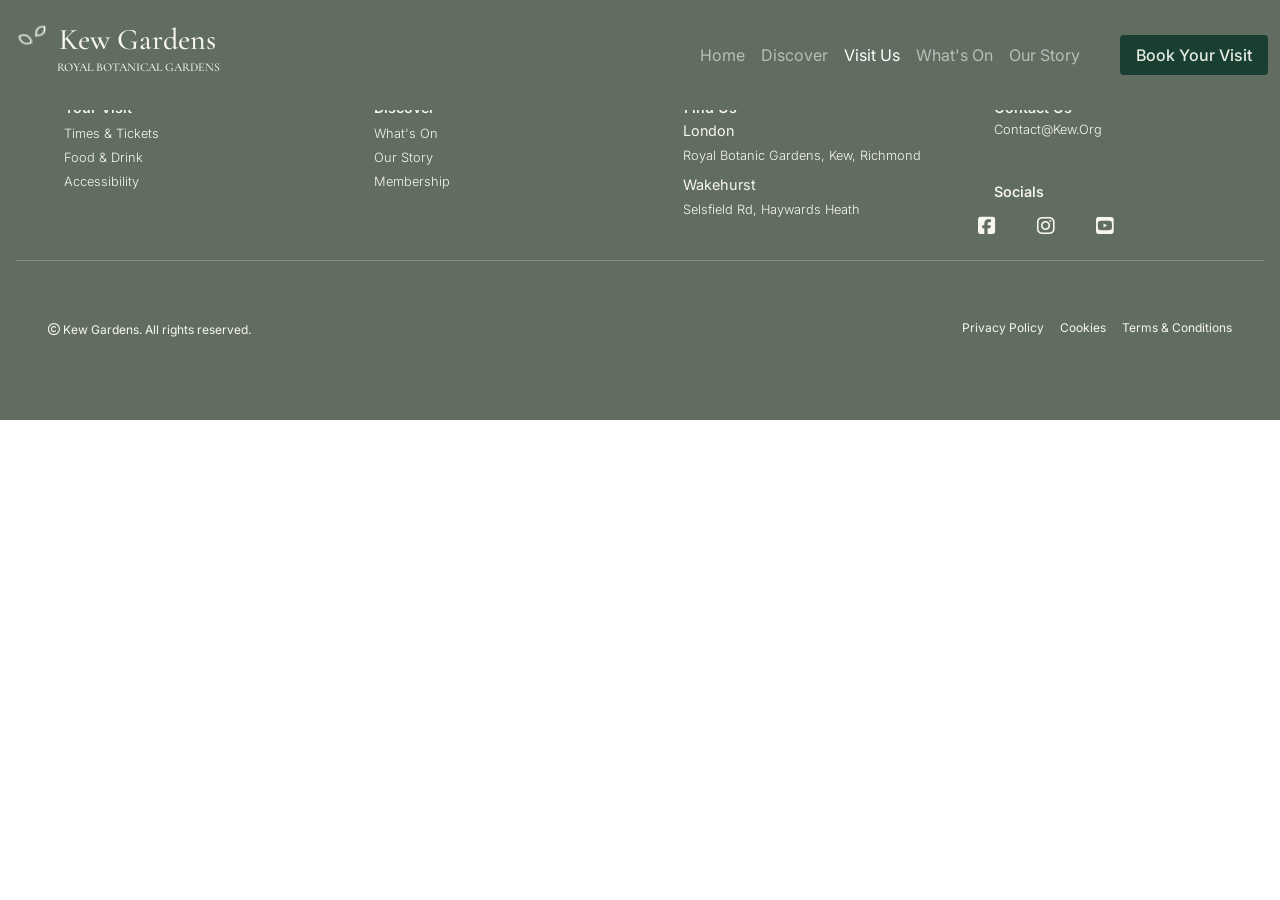
<file: visit-us.html>
<!DOCTYPE html>
<html lang="US-en">

<head>
    <meta charset="UTF-8">
    <meta name="viewport" content="width=device-width, initial-scale=1.0">
    <meta name="description" content="Discover the beauty of Kew Gardens through iconic attractions, membership benefits, and stunning botanical landscapes. 
    Explore historic glasshouses, family-friendly experiences, and unique gardens.">
    <meta name="keywords" content="Kew Gardens, discover Kew Gardens, botanical garden, attractions, Palm House, Temperate House, Treetop Walkway, membership, 
    garden visits, nature, conservation, family days out, London gardens">
    <title>Discover | Kew Gardens</title>

    <!-- favicon -->
    <link rel="apple-touch-icon" sizes="180x180" href="assets/images/apple-touch-icon.png">
    <link rel="icon" type="image/png" sizes="32x32" href="assets/images/Botanical favicon · 32px · SVG master-64.png">
    <link rel="icon" type="image/png" sizes="16x16"
        href="assets/images/Botanical favicon · 16px · pixel-optimised-16.png">

    <!-- bootstrap css -->
    <link href="https://cdn.jsdelivr.net/npm/bootstrap@5.3.8/dist/css/bootstrap.min.css" rel="stylesheet"
        integrity="sha384-sRIl4kxILFvY47J16cr9ZwB07vP4J8+LH7qKQnuqkuIAvNWLzeN8tE5YBujZqJLB" crossorigin="anonymous">

    <!-- custom css -->
    <link rel="stylesheet" href="assets/css/styles.css">
</head>

<body>
    <div class="site-wrapper">
        <header>
            <!-- bootstrap navbar -->
            <nav class="navbar navbar-expand-lg navbar-dark">
                <div class="container navbar-container">
                    <a class="navbar-brand" href="index.html"><img src="assets/images/Sprout.png" alt="Logo" width="40"
                            height="40" class="d-inline-block align-text-top">
                        Kew Gardens <p class="navbar-name">Royal Botanical Gardens</p></a>
                    <button class="navbar-toggler" type="button" data-bs-toggle="collapse"
                        data-bs-target="#navbarSupportedContent" aria-controls="navbarSupportedContent"
                        aria-expanded="false" aria-label="Toggle navigation">
                        <span class="navbar-toggler-icon"></span>
                    </button>
                    <div class="collapse navbar-collapse" id="navbarSupportedContent">
                        <ul class="navbar-nav ms-auto mb-2 mb-lg-0">
                            <li class="nav-item">
                                <a class="nav-link" href="index.html">Home</a>
                            </li>
                            <li class="nav-item">
                                <a class="nav-link" href="discover.html">Discover</a>
                            </li>
                            <li class="nav-item">
                                <a class="nav-link active" aria-current="page" href="visit-us.html">Visit Us</a>
                            </li>
                            <li class="nav-item">
                                <a class="nav-link" href="#">What's On</a>
                            </li>
                            <li class="nav-item">
                                <a class="nav-link" href="#">Our Story</a>
                            </li>
                            <!--  book your visit cta here -->
                            <li>
                                <a href="booking.html" class="book-btn">Book your visit</a>
                            </li>
                        </ul>
                    </div>
                </div>
            </nav>
        </header>

        <main>
            <section class="opening-times-and-tickets">
            </section>

            <section class="map-accessibility">
            </section>

            <section class="amenities">
            </section>

            <section class="visitor-guidlines">
            </section>
        </main>

        <footer>
            <!-- accordion footer -->
            <div class="footer container py-4">
                <!-- 1. logo row -->
                <div class="logo-container mb-4">
                    <a id="footer-logo" class="navbar-brand" href="index.html">
                        <img src="assets/images/Sprout.png" alt="Logo" width="20" height="20"
                            class="d-inline-block align-text-top">
                        Kew Gardens
                        <span class="navbar-name footer-text d-block small">Royal Botanical Gardens</span>
                    </a>
                </div>

                <!-- 2. main grid layout (4 even cols on tablet and laptop) -->
                <div class="row g-4 footer-list">

                    <!-- col 1: your visit -->
                    <div class="footer-nav col-6 col-md-3">
                        <h5 class="h6">your visit</h5>
                        <ul class="list-unstyled">
                            <li><a href="#" class="text-decoration-none text-reset footer-links">times & tickets</a>
                            </li>
                            <li><a href="#" class="text-decoration-none text-reset footer-links">food & drink</a></li>
                            <li><a href="#" class="text-decoration-none text-reset footer-links">accessibility</a></li>
                        </ul>
                    </div>

                    <!-- col 2: discover -->
                    <div class="footer-discovery col-6 col-md-3">
                        <h5 class="h6">discover</h5>
                        <ul class="list-unstyled">
                            <li><a href="#" class="text-decoration-none text-reset footer-links">what's on</a></li>
                            <li><a href="#" class="text-decoration-none text-reset footer-links">our story</a></li>
                            <li><a href="discover.html#memberships"
                                    class="text-decoration-none text-reset footer-links">membership</a></li>
                        </ul>
                    </div>

                    <!-- col 3: find us -->
                    <div class="footer-location col-6 col-md-3">
                        <h5 class="h6">find us</h5>
                        <ul class="list-unstyled footer-padding">
                            <li class="mb-2">
                                <strong class="d-block footer-sub-heading">London</strong>
                                <span class="small footer-cities">Royal Botanic Gardens, Kew, Richmond</span>
                            </li>
                            <li>
                                <strong class="d-block footer-sub-heading">Wakehurst</strong>
                                <span class="small footer-cities">Selsfield Rd, Haywards Heath</span>
                            </li>
                        </ul>
                    </div>

                    <!-- col 4: contact and socials -->
                    <div class="footer-contact col-6 col-md-3">
                        <div class="mb-3">
                            <h5 class="h6">contact us</h5>
                            <ul class="list-unstyled footer-links">
                                <li><a href="mailto:contact@kew.org"
                                        class="text-decoration-none text-reset">contact@kew.org</a></li>
                            </ul>
                        </div>
                        <br>
                        <div>
                            <h5 class="h6 socials">socials</h5>
                            <div class="socials-container d-flex gap-3">
                                <a href="https://www.facebook.com/kewgardens" class="social-links text-reset"
                                    aria-label="Visit our FaceBook page" target="_blank" rel="noopener">
                                    <i class="fa-brands fa-square-facebook fa-lg"></i>
                                </a>
                                <a href="https://www.instagram.com/kewgardens/" class="social-links text-reset"
                                    aria-label="Visit our Instagram page" target="_blank" rel="noopener">
                                    <i class="fa-brands fa-instagram fa-lg"></i>
                                </a>
                                <a href="https://www.youtube.com/@kewgardens/videos" class="social-links text-reset"
                                    aria-label="Visit our YouTube channel" target="_blank" rel="noopener">
                                    <i class="fa-brands fa-square-youtube fa-lg"></i>
                                </a>
                            </div>
                        </div>
                    </div>

                </div>

                <!-- 3. bottom row: copyright and policies -->
                <hr class="my-4">
                <div
                    class="footer-info d-flex flex-column flex-md-row justify-content-between align-items-center small">
                    <div class="copyright-container mb-2 mb-md-0">
                        <p class="mb-0"><i class="fa-regular fa-copyright"></i> Kew Gardens. All rights reserved.</p>
                    </div>
                    <div class="footer-policies-container d-flex gap-3">
                        <a href="#" class="text-decoration-none text-reset">privacy policy</a>
                        <a href="#" class="text-decoration-none text-reset">Cookies</a>
                        <a href="#" class="text-decoration-none text-reset">terms & conditions</a>
                    </div>
                </div>
            </div>
        </footer>

        <!-- fontawesome -->
        <link rel="stylesheet" href="https://cdnjs.cloudflare.com/ajax/libs/font-awesome/6.7.2/css/all.min.css">

        <!-- bootstrap js -->
        <script src="https://cdn.jsdelivr.net/npm/bootstrap@5.3.8/dist/js/bootstrap.bundle.min.js"
            integrity="sha384-FKyoEForCGlyvwx9Hj09JcYn3nv7wiPVlz7YYwJrWVcXK/BmnVDxM+D2scQbITxI"
            crossorigin="anonymous"></script>

    </div>
</body>

</html>
</file>
<file: assets/css/styles.css>
/* google fonts */
@import url('https://fonts.googleapis.com/css2?family=Cormorant+Garamond:ital,wght@0,300..700;1,300..700&family=Inter:ital,opsz,wght@0,14..32,100..900;1,14..32,100..900&display=swap');

/* variables */
:root {
    /* COLORS */

    /* greens */
    --primary-color: #183F32;
    --primary-color-darker: #102D24;
    --primary-color-highlight: #626D62;

    /* light neutrals */
    --secondary-color: #F7F6EF;
    --secondary-color-darker: #E6EBE1;

    /* FONTS */
    --heading-font: "Cormorant Garamond", Georgia, serif;
    --body-font: "Inter", Arial, sans-serif;
}

/* general */
body {
    font-family: var(--body-font);
}

.site-wrapper {
    max-width: 2000px;
    margin: 0 auto;
}

/* internal link scrolling */
html {
    scroll-behavior: smooth;
}

/* navbar */
.navbar {
    position: fixed;
    top: 0;
    width: 100%;
    z-index: 1000;
    background: var(--primary-color-highlight);
    padding-top: 1rem;
    padding-bottom: 1rem;
}

.navbar-brand {
    color: var(--secondary-color);
    font-family: var(--heading-font);
    font-size: 30px;
    font-weight: 500;
    line-height: 1;
}

.navbar-name {
    font-size: 12px;
    text-transform: uppercase;
    padding-left: 45px;
}

.book-btn {
    display: none;
}

.navbar-expand-lg {
    max-width: 2000px
}


/* hero image */
.hero-container {
    position: relative;
}

.hero {
    width: 100%;
    height: 630px;
    object-fit: cover;
    object-position: center center;
    display: flex;
    flex-direction: column;
}

.hero-overlay {
    position: absolute;
    inset: 0;
    background: linear-gradient(to bottom,
            rgba(24, 63, 50, 0.1) 0%,
            rgba(24, 63, 50, 0.2) 30%,
            rgba(16, 45, 36, 0.85) 100%);
}

.hero-content {
    position: absolute;
    top: 60%;
    left: 1rem;
    transform: translateY(-35%);
    color: var(--secondary-color);
    z-index: 1;
    text-shadow: 2px 2px 10px rgba(0, 0, 0, 1);
}

h1 {
    font-family: var(--heading-font);
}

.hero-content>h1 {
    font-family: var(--heading-font);
    font-size: 60px;
    text-transform: capitalize;
    font-weight: 500;
}

.hero-content>p {
    font-family: var(--body-font);
    display: flex;
}

.hero-tagline {
    margin-bottom: 0.01rem;
    text-transform: uppercase;
    font-size: 12px;
    padding-left: 4px;
}

.hero-desc {
    font-size: 13px;
    max-width: 260px;
}

.para-one {
    margin-bottom: 0.2rem;
}

.para-two {
    margin-bottom: 3rem;
}

#hero-btn {
    background: var(--secondary-color);
    color: var(--primary-color);
    border-color: var(--secondary-color-darker);
    text-transform: capitalize;
    font-size: 1.2rem;
    font-weight: 500;
    text-shadow: none;
}

.text {
    font-size: 0.7rem;
    margin-top: 20px;
}

/* basic info section */
.info-block {
    background-color: var(--secondary-color-darker);
    color: var(--primary-color);
    font-size: 13px;
    height: 230px;
    padding: 30px 1.6rem;
    font-weight: 500;
}

.info-container {
    display: flex;
    flex-direction: column;
}

.info-row {
    display: flex;
    align-items: center;
    gap: 0.5rem;
    margin-bottom: 1rem;
    font-weight: 600;
}

.info-arrow {
    margin-left: 0.8rem;
}

.link-btn {
    color: var(--primary-color);
    font-weight: 600;
}

.info-btn-container {
    display: flex;
    justify-content: center;
}

#info-btn {
    background-color: var(--primary-color);
    color: var(--secondary-color-darker);
    border-color: var(--secondary-color-darker);
    text-transform: capitalize;
    font-weight: 400;
    font-size: 16px;
    padding: 0.5rem 4rem;
}


/* attractions section */
#attractions {
    background-color: var(--secondary-color);
    padding: 30px 1rem;
    scroll-margin-top: 100px;
}

.attraction-card {
    width: 18rem;
}

.attractions-intro {
    margin-left: 1rem;
    color: var(--primary-color);
}

.card-link-btn {
    color: var(--primary-color);
}

.card-heading {
    text-transform: capitalize;
    font-size: 2rem;
}

.card-desc {
    color: var(--primary-color-highlight);
}

.card {
    background: transparent;
    border: none;
}


.card-title-row {
    display: flex;
    justify-content: space-between;
    align-items: center;
    padding-bottom: 5px;
}

.card-title-row .card-title {
    margin-bottom: 0;
}

.home-card {
    display: flex;
    justify-content: center;
}

.card-top {
    text-transform: uppercase;
    margin-top: 5px;
    font-size: 0.8rem;
    color: var(--primary-color-highlight);
}

.card-title {
    text-transform: capitalize;
    font-family: var(--heading-font);
    font-size: 1.7rem;
}

.card-text {
    font-size: 0.9rem;
    color: var(--primary-color-highlight);
}

.card-img-wrapper {
    position: relative;
}

.card-img-overlay {
    position: absolute;
    inset: 0;
    background: rgba(247, 227, 198, 0.2);
    pointer-events: none;
}

.card-img-top {
    height: 230px;
    object-fit: cover;
    border-radius: 0;
}

.explore-container {
    display: flex;
    justify-content: center;
    margin-top: 14px;
}


/* events section */
.events {
    padding-top: 20px;
    padding-bottom: 50px;
    background-color: var(--secondary-color-darker);
}

.event-card {
    width: 18rem;
}

.event-container {
    margin-left: 1.5rem;
}

.events>p {
    color: var(--primary-color);
}

.events>h1 {
    color: var(--primary-color-darker);
}

.event-date {
    position: absolute;
    top: 1rem;
    left: 1rem;
    width: 80px;
    height: 60px;
    background: var(--secondary-color);
    color: var(--primary-color);
    display: flex;
    flex-direction: column;
    justify-content: center;
    align-items: center;
    z-index: 2;
    font-family: var(--heading-font);
    font-weight: 800;
    box-shadow: 0 4px 12px rgba(0, 0, 0, 0.8);
}

.event-label {
    text-transform: lowercase;
}

.event-day {
    text-transform: uppercase;
    font-size: 19px;
}

.card-heading {
    margin-bottom: 15px;
}

/* gallery on home page */
.home-gallery {
    background-color: var(--secondary-color);
    padding: 30px 1rem;
}

.home-gallery-text-container {
    margin-left: 1rem;
}

.home-gallery-top {
    text-transform: uppercase;
    margin-top: 5px;
    font-size: 0.8rem;
    color: var(--primary-color-highlight);
}

.home-gallery-heading {
    font-size: 2rem;
    text-transform: capitalize;
    margin-bottom: 15px;
}

.home-gallery img {
    max-width: 100%;
    height: auto;
    display: block;
    border-radius: 3px;
}

.home-gallery-img-container {
    max-width: 300px;
    margin: 0 auto;
    width: 90%;
    display: flex;
    justify-content: center;
}

.home-gallery-caption {
    font-family: var(--body-font);
    color: var(--primary-color-highlight);
    font-size: 14px;
    margin-top: 30px;
}

/* newsletter */
.newsletter {
    background: var(--secondary-color-darker);
    padding: 30px 1rem;
}

.newsletter-top {
    text-transform: uppercase;
    font-size: 0.8rem;
    padding-bottom: 10px;
    color: var(--primary-color-highlight);
}

.newsletter-heading {
    font-size: 2rem;
    text-transform: capitalize;
    margin-bottom: 15px;
}

.newsletter-text {
    text-transform: capitalize;
    font-size: 0.9 rem;
    color: var(--primary-color-highlight);
}

#newsletter-label {
    font-size: 0.8rem;
    font-weight: 600;
}

.newsletter-btn-container {
    display: flex;
    justify-content: center;
    margin-top: 15px;
}

#newsletter-btn {
    background-color: var(--primary-color);
    color: var(--secondary-color-darker);
    border-color: var(--secondary-color-darker);
    text-transform: capitalize;
    font-weight: 400;
    font-size: 16px;
    padding: 0.5rem 2rem;
}

.newsletter-disclaimer {
    font-size: 0.8rem;
    color: var(--primary-color-highlight);
    padding-top: 16px;
}

/* footer section */
.footer {
    background: var(--primary-color-highlight);
    padding: 30px 1rem;
    color: var(--secondary-color);
    font-family: var(--body-font);
    max-width: 100%;
}

#footer-logo {
    font-size: 1.4rem;
}

.footer-text {
    padding-left: 25px;
}


.footer h5 {
    font-size: 0.9rem;
    font-weight: 550;
    text-transform: capitalize;
    margin: 4px 1rem;
}

.footer h6 {
    font-size: 0.8rem;
    margin-left: 1rem;
}

.footer-links {
    font-weight: 300;
    font-size: 0.8rem;
    margin-left: 1rem;
    text-transform: capitalize;
}

.footer-sub-heading {
    font-weight: 400;
    font-size: 14.4px;
}

.footer-cities {
    font-weight: 300;
    font-size: 12.8px;
}

.footer-padding {
    padding-left: 15px;
}

.footer>.discovery {
    text-transform: capitalize;
}

.footer-contact {
    max-width: 160px;
}

.socials {
    padding-bottom: 7px;
}

.socials-container {
    display: flex;
    justify-content: space-between;
}

.social-links {
    color: var(--secondary-color);
    text-decoration: none;
}

.copyright-container {
    display: flex;
    justify-content: center;
    margin-top: 1.8rem;
}


.footer-policies-container {
    display: flex;
    justify-content: space-evenly;
    text-transform: capitalize;
    text-align: center;
    font-size: 12px;
}

.copyright-container p,
.footer-policies-container p {
    font-size: 12px;
    padding-bottom: 25px;
}

/* DISCOVER PAGE */
/* hero */
#discover-hero .hero-content {
    max-width: 100%;
}

/* info section */
#discover-info-block {
    height: 80px;
}

.discover-info-row {
    display: flex;
    justify-content: center;
    align-items: center;
    font-weight: 600;
}

.discover-info-row a {
    background-color: var(--secondary-color-darker);
    color: var(--primary-color);
}

/* carousel */

.carousel-info {
    font-size: 0.9rem;
    color: var(--primary-color-highlight);
    margin-top: 20px;
}

.carousel-heading-container {
    display: flex;
    flex-direction: column;
    text-align: center;
}

.carousel-heading-flex-row {
    display: flex;
    justify-content: center;
}

.carousel-heading-flex-row i {
    margin-left: 15px;
    margin-top: 25px;
}

.carousel-heading {
    color: var(--primary-color);
    font-family: var(--heading-font);
    font-weight: 600;
    text-transform: capitalize;
    text-decoration: underline;
    margin-top: 20px;
}

.carousel-p {
    color: var(--primary-color-darker);
    font-size: 0.9rem;
}

.carousel-item img {
    height: 200px;
    object-fit: cover;
    border-radius: 10px;
}

.carousel-button {
    top: 40%;
}

/* membership */
#memberships {
    padding-top: 20px;
    padding-bottom: 40px;
    background-color: var(--secondary-color-darker);
    scroll-margin-top: 100px;
}

.membership-container {
    display: flex;
    justify-content: center;
}

.membership-card {
    background-color: var(--primary-color-darker);
    border-radius: 45px;
    width: 18rem;
}

.membership-card-img {
    border-radius: 45px 45px 0 0;
}

#memberships h1 {
    color: var(--primary-color);
}

.membership-heading {
    margin-left: 2rem;
}

.bootstrap-card-top,
#memberships .card-text {
    color: var(--secondary-color-darker);
}

.bootstrap-card-top {
    text-transform: uppercase;
    font-size: 0.7rem;
}

#memberships .card-title {
    color: var(--secondary-color);
}

.membership-perks-container {
    display: flex;
    flex-direction: column;
    gap: 2rem;
    padding: 2rem;
    margin-top: 2rem;
}

.perk {
    text-align: center;
}

.perk h3 {
    font-family: var(--heading-font);
    font-size: 1.4rem;
    color: var(--primary-color);
    text-transform: capitalize;
    font-weight: 800;
}

.perk p {
    font-size: 0.8rem;
    text-transform: uppercase;
    color: var(--primary-color-highlight);
}


.membership-rates-heading {
    margin-top: 40px;
    font-size: 2rem;
    text-align: center;
    margin-bottom: 35px;
    font-weight: 600;
}

.membership-card-title {
    font-family: var(--heading-font);
    font-size: 1.9rem;
    font-weight: 650;
    text-transform: capitalize;
}

.card-body {
    border-radius: 25px;
    padding-top: 30px;
}

.light-card {
    background-color: var(--secondary-color);
    color: var(--primary-color-darker);
}

.membership-card-text {
    text-transform: uppercase;
    font-size: 12px;
}

.membership-price {
    color: var(--secondary-color-darker) !important;
}

.first-card hr {
    margin-top: 1.5rem;
    margin-bottom: 0;
}

.first-card .membership-card-text {
    padding-top: 1.3rem;
}

.dark-card {
    background-color: var(--primary-color-darker);
    color: var(--secondary-color-darker);
}

.dark-card hr {
    margin-top: 30px;
    margin-bottom: 1rem;
}

.membership-rates-container .col {
    display: flex;
    justify-content: center;
}

#membership-cta {
    background: var(--primary-color);
    color: var(--secondary-color);
    border-color: var(--secondary-color-darker);
    text-transform: capitalize;
    font-size: 1rem;
    font-weight: 500;
    border-radius: 10px;
    padding: 10px 8px;
}

.membership-cta-container {
    display: flex;
    justify-content: center;
}

.membership-rates {
    min-height: 295px;
}

/* gallery */
#gallery {
    padding-top: 20px;
    padding-bottom: 50px;
    background-color: var(--secondary-color);
    scroll-margin-top: 100px;
}

.gallery-info {
    margin-left: 1rem;
}

.gallery-container {
    columns: 2;
    margin: 0 1rem;
}

.gallery-img {
    width: 100%;
    display: block;
    margin-bottom: 5px;
    border-radius: 6px;
}

.gallery-captions {
    text-transform: uppercase;
    font-size: 9px;
    color: var(--primary-color-darker);
    font-weight: 600;
    text-align: center;
}

.text-container {
    margin: 30px 20px;
    display: flex;
    flex-direction: column;
    justify-content: center;
}

.text-container h1 {
    text-transform: capitalize;
}

.discover-book-btn {
    background-color: var(--primary-color);
    color: var(--secondary-color-darker);
    border-color: var(--secondary-color-darker);
    text-transform: capitalize;
    font-weight: 400;
    font-size: 16px;
    padding: 0.5rem 4rem;
    margin-top: 20px;
}

/* BOOKING */
#booking {
    background-color: var(--secondary-color);
    padding-top: 140px;
    padding-bottom: 10px;
}

.booking-info {
    text-transform: uppercase;
    margin: 0;
    color: var(--primary-color-highlight);
    font-size: 12px;
}

.booking-heading {
    text-transform: capitalize;
    font-size: 2rem;
    color: var(--primary-color);
}

.booking-info-container {
    margin-left: 1rem;
    margin-right: 5px;
}

.form-container {
    background-color: white;
    padding: 30px 10px;
    border-radius: 10px;
    margin: 1rem;
}

.form-heading {
    font-family: var(--heading-font);
    font-weight: 900;
    text-transform: capitalize;
    font-size: 1.6rem;
    text-align: center;
}

.form-text {
    text-align: center;
    font-size: 12px;
    margin-bottom: 1.8rem;
}

.asterisk {
    color: red;
}

#floatingTextarea {
    height: 150px;
}

.placeholder-text {
    font-size: 9px;
}

#booking-btn {
    background: var(--primary-color);
    color: var(--secondary-color);
    text-transform: capitalize;
    font-size: 1rem;
    font-weight: 500;
}

.book-btn-container {
    display: flex;
    justify-content: center;
    margin-top: 2rem;
}

.booking-end-text {
    text-transform: uppercase;
    font-size: 13px;
    color: var(--primary-color-highlight);
    text-align: center;
}

/* media queries */

/* medium mobile phones - 375px */
@media screen and (min-width:375px) {

    /* hero section */
    .hero-content h1 {
        margin-bottom: 20px;
    }

    .hero-desc {
        max-width: 300px;
    }

    .para-two {
        margin-bottom: 30px;
    }

    /* info section */
    .info-block {
        padding-left: 1.9rem;
    }

    /* DISCOVER */
    /* memberships */
    .membership-perks {
        margin-left: 3rem;
    }
}

/* large mobile phones - 425px */
@media screen and (min-width: 425px) {

    /* navbar */
    .navbar-container {
        max-width: 750px;
    }

    /* hero section */
    .hero-content h1 {
        margin-bottom: 35px;
    }

    .hero-desc {
        max-width: 360px;
    }

    .para-two {
        margin-bottom: 60px;
    }

    /* info section */
    .info-container {
        align-items: center;
        font-size: 14px;
    }

    .contact-us p {
        display: flex;
        justify-content: center;
    }

    /* footer */
    .socials-container .social-links {
        display: flex;
        justify-content: center;
    }

    .socials {
        padding-bottom: 20px;
    }

    /* DISCOVER */
    /* memberships */
    .membership-perks {
        margin-left: 4rem;
        min-width: 320px;
    }
}


/* tablet screen sizes */
@media screen and (min-width: 768px) {

    /* navbar */
    .navbar-container {
        max-width: 1024px;
        /* margin: 0 40px 0 10px; */
    }

    /* hero section */
    .hero-content {
        margin-left: 2rem;
    }

    .hero-desc {
        max-width: 500px;
    }

    /* info section */
    .info-block {
        height: 150px;
    }

    .info-container {
        flex-direction: row;
        justify-content: space-evenly;
        align-items: center;
    }

    .info-row,
    .info-row p {
        margin-bottom: 0;
    }

    #info-btn {
        margin-top: 1.8rem;
    }

    /*attractions section */
    .attractions-intro {
        margin-left: 2rem;
    }

    .attraction-card {
        width: 22rem;

    }

    /* events section */
    .event-container {
        margin-left: 2rem;
    }

    .event-card {
        width: 22rem;
    }

    /* gallery section */
    .home-gallery-container {
        margin-left: 2rem;
    }

    .home-gallery-img-container {
        max-width: 700px;
        margin: 0 auto;
    }

    .home-gallery-img-container img {
        width: 100%;
        height: 210px;
        object-fit: cover;
    }

    .home-gallery-caption {
        margin-left: 10px;
        display: flex;
        justify-content: space-between;
        margin: 20px auto;
    }

    .gallery-item {
        break-inside: avoid;
    }

    .gallery-container {
        max-height: 500px;
    }

    .text-container {
        text-align: center;
    }

    .text-container .text-container .discover-book-btn {
        max-width: 300px;
        margin: 0 auto;
    }

    .gallery-info {
        margin-left: 2rem;
    }

    /* newsletter */
    .newsletter-container {
        margin: 0 15px;
    }

    .newsletter-disclaimer {
        margin-bottom: 0;
    }

    /* footer */
    .footer {
        padding: 10;
    }

    .footer-grid-container {
        display: flex;
        justify-content: center;
    }

    /* DISCOVER */
    /* carousel */
    .carousel {
        max-width: 600px;
        margin: 0 auto;
    }

    .carousel-img {
        min-height: 350px;
    }

    .carousel-button {
        top: 30%;
    }

    .carousel-info {
        margin-left: 2rem;
    }

    /* memberships */
    .membership-heading {
        margin-left: 6rem;
        margin-right: 3rem;
    }

    .membership-card {
        width: 100%;
        max-width: 600px;
        display: flex;
        flex-direction: row-reverse;
        border-radius: 45px;
    }

    .membership-card-img {
        border-radius: 0;
    }

    .membership-perks-container {
        flex-direction: row;
        justify-content: center;
        align-items: flex-start;
        flex-wrap: nowrap;
    }

    .perk {
        flex: 1;
        max-width: 220px;
    }

    /* gallery */
    .gallery-container {
        columns: 4;
        margin: 1rem;
        height: 600px;
    }

    .gallery-img {
        width: 95%;
        display: block;
        margin-bottom: 5px;
        border-radius: 6px;
    }

    .gallery-captions {
        font-size: 12px;
    }

    /* BOOKING */
    .booking-info-container {
        text-align: center;
    }

    .form-container {
        width: 500px;
        margin: auto;
        margin-top: 20px;
    }
}

/* fixing gallery whitespace */
@media screen and (min-width: 868px) {
    /* gallery */
    .gallery-container {
        columns: 4;
        margin: 0 auto;
        height: 600px;
        max-width: 830px;
    }
}


/* bootstrap breakpoint lg (992px) */
@media screen and (min-width:992px) {

    /* navbar */
    .book-btn {
        display: inline-block;
        margin-left: 2rem;
        background-color: var(--primary-color);
        color: var(--secondary-color-darker);
        border-color: var(--secondary-color-darker);
        text-transform: capitalize;
        font-weight: 500;
        font-size: 16px;
        padding: 0.5rem 1rem;
        text-decoration: none;
        border-radius: 4px;
    }

    /* info section */

    .info-block {
        height: 80px;
    }

    /* attractions section */
    .attraction-card {
        width: 18rem;
    }

    /* events section */
    .event-card {
        width: 18rem;
    }

    /* newsletter section */

    .email-col {
        margin-top: 60px;
    }

    .email-btn-col {
        margin-top: 4.4rem;
    }

    #newsletter-btn {
        height: 50px;
        padding: 5px;
    }

    .newsletter-disclaimer {
        text-align: end;
        margin-top: 2rem;
    }

    /* DISCOVER PAGE */
    /* hero */
    #discover-hero {
        height: 630px;
    }

    #discover-hero .hero-desc {
        padding-bottom: 60px;
    }

    /* carousel */
    .carousel-info {
        text-align: center;
    }

    /* gallery */
    .gallery-container {
        columns: 4;
        margin: 0 auto;
        height: 600px;
        max-width: 830px;
    }

    .text-container {
        margin-top: 40px;
    }
}

/* laptop sizes (1024px) */
@media screen and (min-width: 1024px) {

    /* hero-section */
    .hero-content {
        margin-left: 45px;
    }

    .hero {
        height: 720px;
    }

    /* info section */
    .info-block {
        height: 80px;
    }

    /* gallery section */

    .home-gallery-img-container {
        max-width: 900px;
    }

    .home-gallery-caption {
        max-width: 950px;
        margin: 20px auto;
    }

    /* newsletter */
    #newsletter-btn {
        padding: 7px;
    }

    /* DISCOVER */
    /* hero */
    #discover-hero {
        height: 720px;
    }

    #discover-hero .hero-desc {
        padding-bottom: 60px;
    }

    /* carousel */
    .carousel {
        max-width: 860px;
    }

    .carousel-img {
        min-height: 550px;
    }

    .carousel-button {
        top: 20%;
    }

    /* memberships */
    .membership-card {
        width: 100%;
        max-width: 900px;
        padding-left: 20px;
    }
}

/* fix navbar issue between 1024 and 1440px
 & make home gallery images larger 
 & add margin to footer logo */
@media screen and (min-width: 1200px) {

    /* navbar */
    .navbar-container {
        max-width: 1300px;
    }

    /* hero */
    .hero {
        height: 820px;
    }

    /* attraction cards */
    .attraction-card {
        width: 22rem;
    }

    /* event cards */
    .event-card {
        width: 22rem;
    }

    /* gallery */
    .home-gallery-img-container {
        max-width: 1000px;
    }

    .home-gallery-img-container img {
        height: 350px;
    }

    .home-gallery-text-container {
        margin-left: 2rem;
    }

    .home-gallery-caption {
        max-width: 1000px;
        margin: auto;
        margin-top: 20px;
    }

    #hg-p-one {
        margin-left: 7rem;
    }


    /* footer */
    #footer-logo,
    .footer-list {
        padding-left: 2rem;
    }

    .footer-info {
        margin: 2rem;
    }

    footer .navbar-name {
        padding-left: 3.5rem;
        margin-bottom: 2rem;
    }

    /* DISCOVER */
    /* hero */
    #discover-hero {
        height: 820px;
    }

    /* attractions intro */
    .discover-attractions-intro {
        margin-left: 6rem;
    }

    /* membership */
    .membership-rates-heading {
        margin-bottom: 3rem;
    }

    /* gallery */
    .gallery-info {
        margin-left: 6rem;
        margin-bottom: 3rem;
    }
}


/* desktop sizes (1400px) */
@media screen and (min-width:1440px) {

    /* navbar */
    .navbar-nav {
        gap: 1rem;
    }

    .navbar-container {
        max-width: 1400px;
    }

    /* hero section */
    .hero-content {
        margin-left: 8rem;
    }

    /* attractions section */
    .attraction-card {
        width: 25rem;
    }

    /* events section */
    .event-card {
        width: 25rem;
    }

    /* gallery */
    .home-gallery-img-container {
        max-width: 1300px;
    }

    .home-gallery-img-container img {
        height: 350px;
    }

    .home-gallery-text-container {
        margin-left: 2rem;
    }

    .home-gallery-caption {
        max-width: 1300px;
        margin: auto;
        margin-top: 20px;
    }

    /* DISCOVER */
    /* headings */
    .discover-attractions-intro,
    .membership-heading,
    .gallery-info {
        margin: 0 auto;
        text-align: center;
    }
}

@media screen and (min-width:1905px) {

    /* hero */
    .hero-content {
        margin-left: 18rem;
    }

    /* attractions */
    .attractions-intro {
        margin-left: 18rem;
    }

    /* events */
    .event-container {
        margin-left: 18rem;
    }

    /* gallery */
    .home-gallery-text-container {
        margin-left: 18rem;
    }

    .home-gallery-caption {
        margin: auto;
        margin-top: 20px;
    }

    /* newsletter */
    .newsletter-container {
        margin: 0 18rem;
    }

    /* footer */
    footer .logo-container {
        margin-left: 18rem;
    }

    .footer-list {
        margin: 0 18rem;
    }

    .footer-info {
        margin: 0 18rem;
    }

    /* DISCOVER PAGE */
    /* attractions margin fix */
    .discover-attractions-intro {
        margin: 0;
    }

}
</file>
